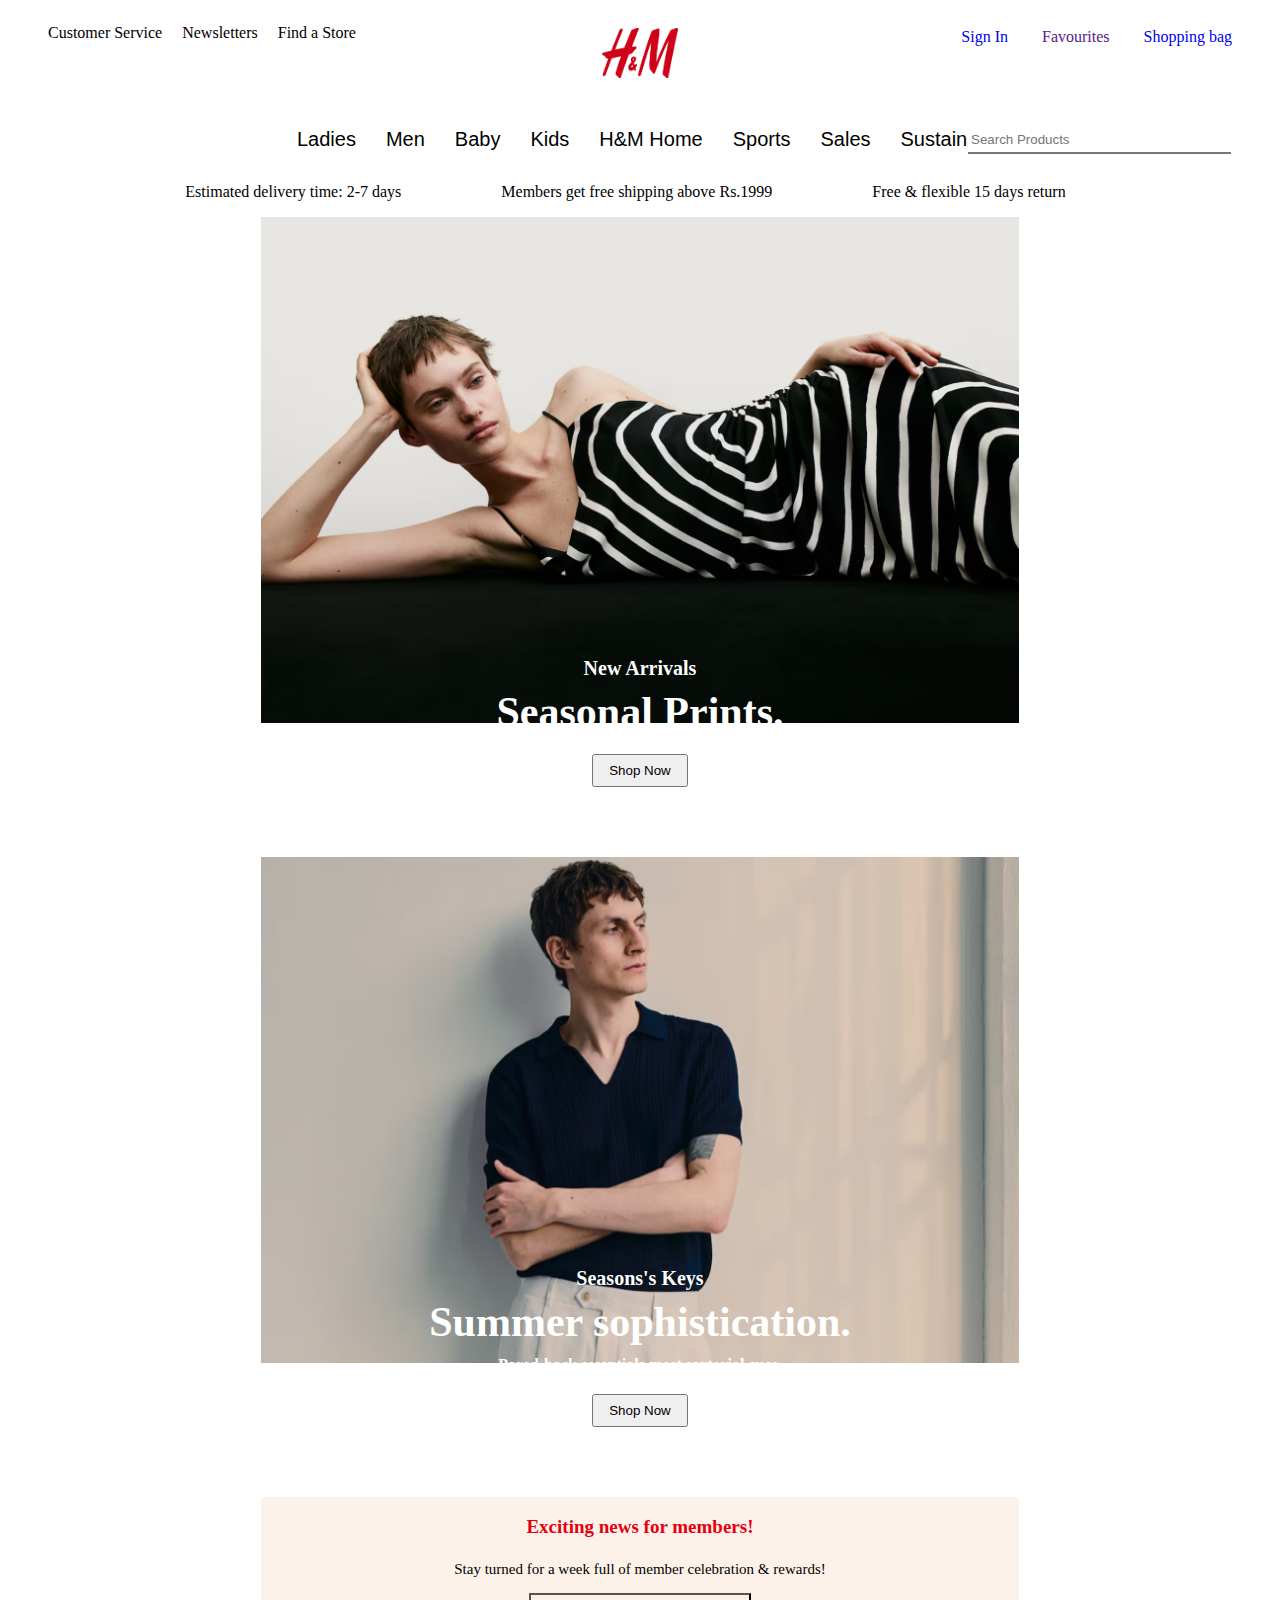
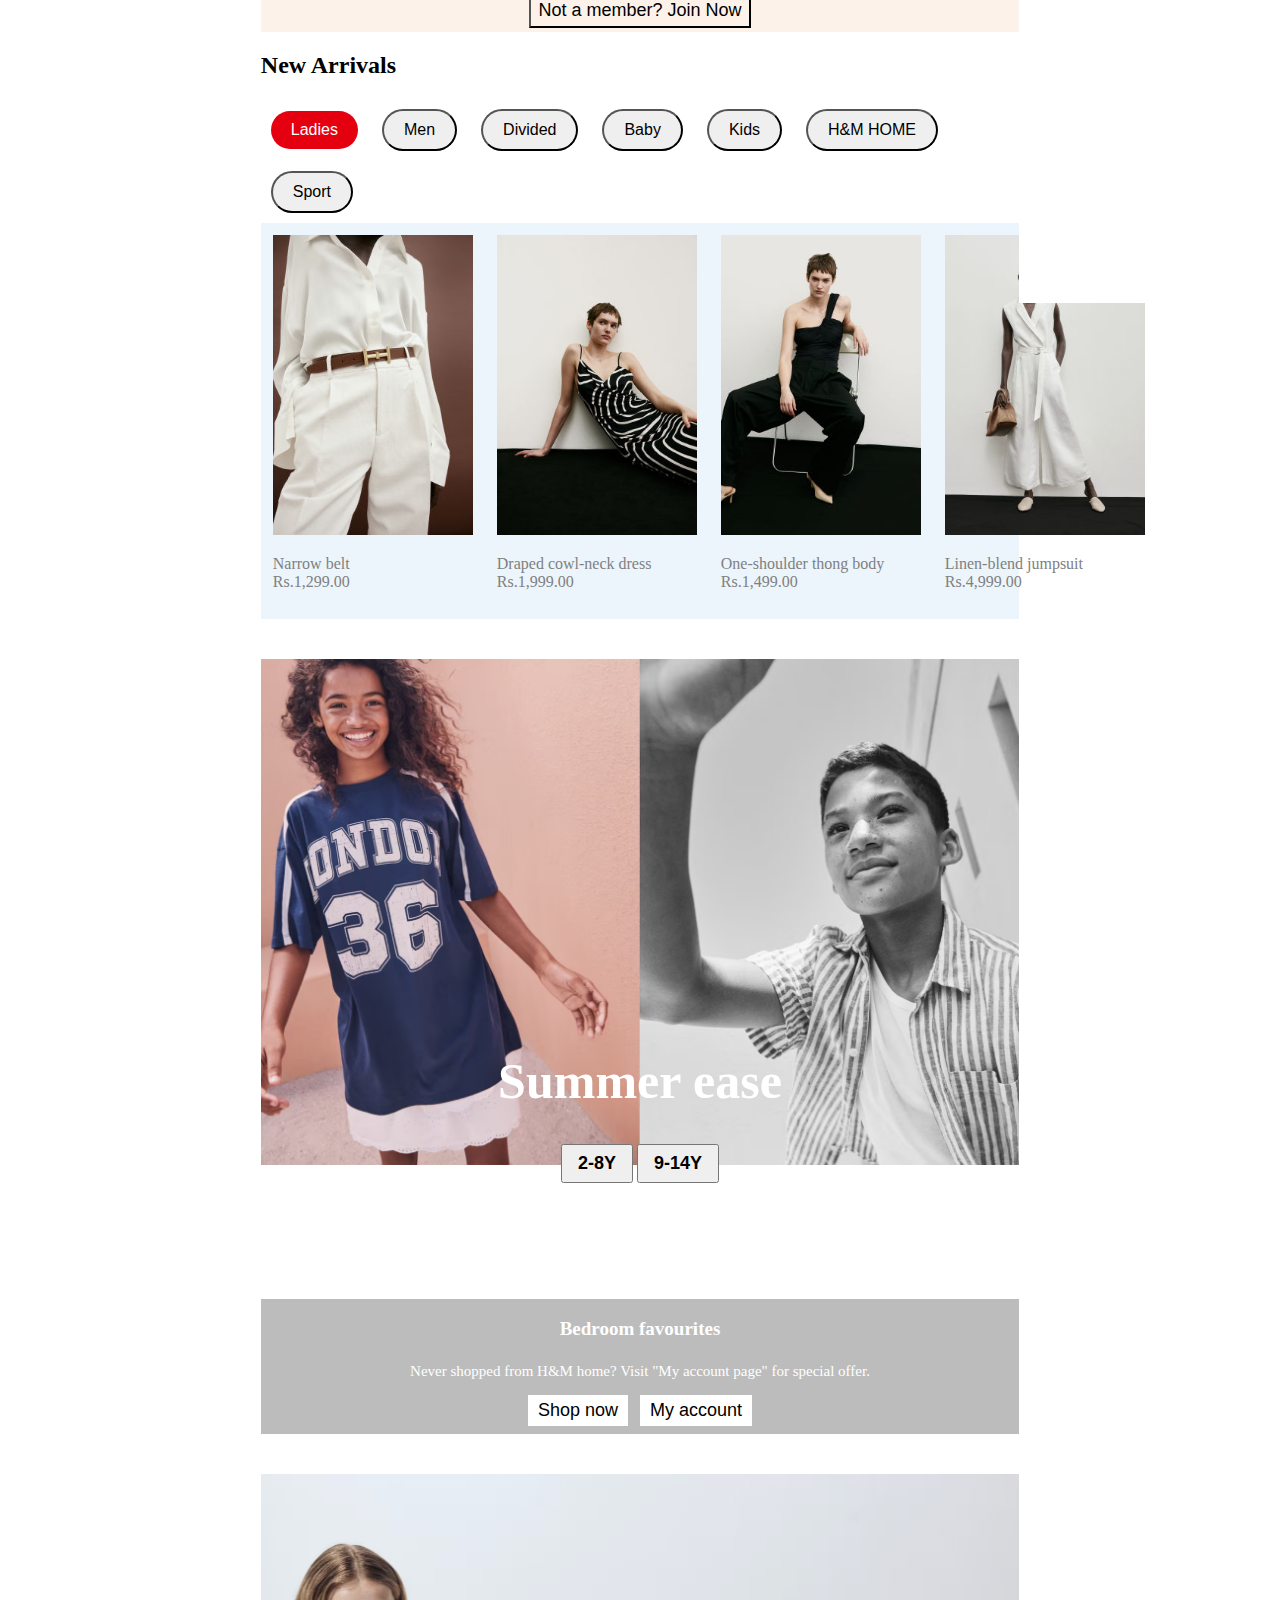
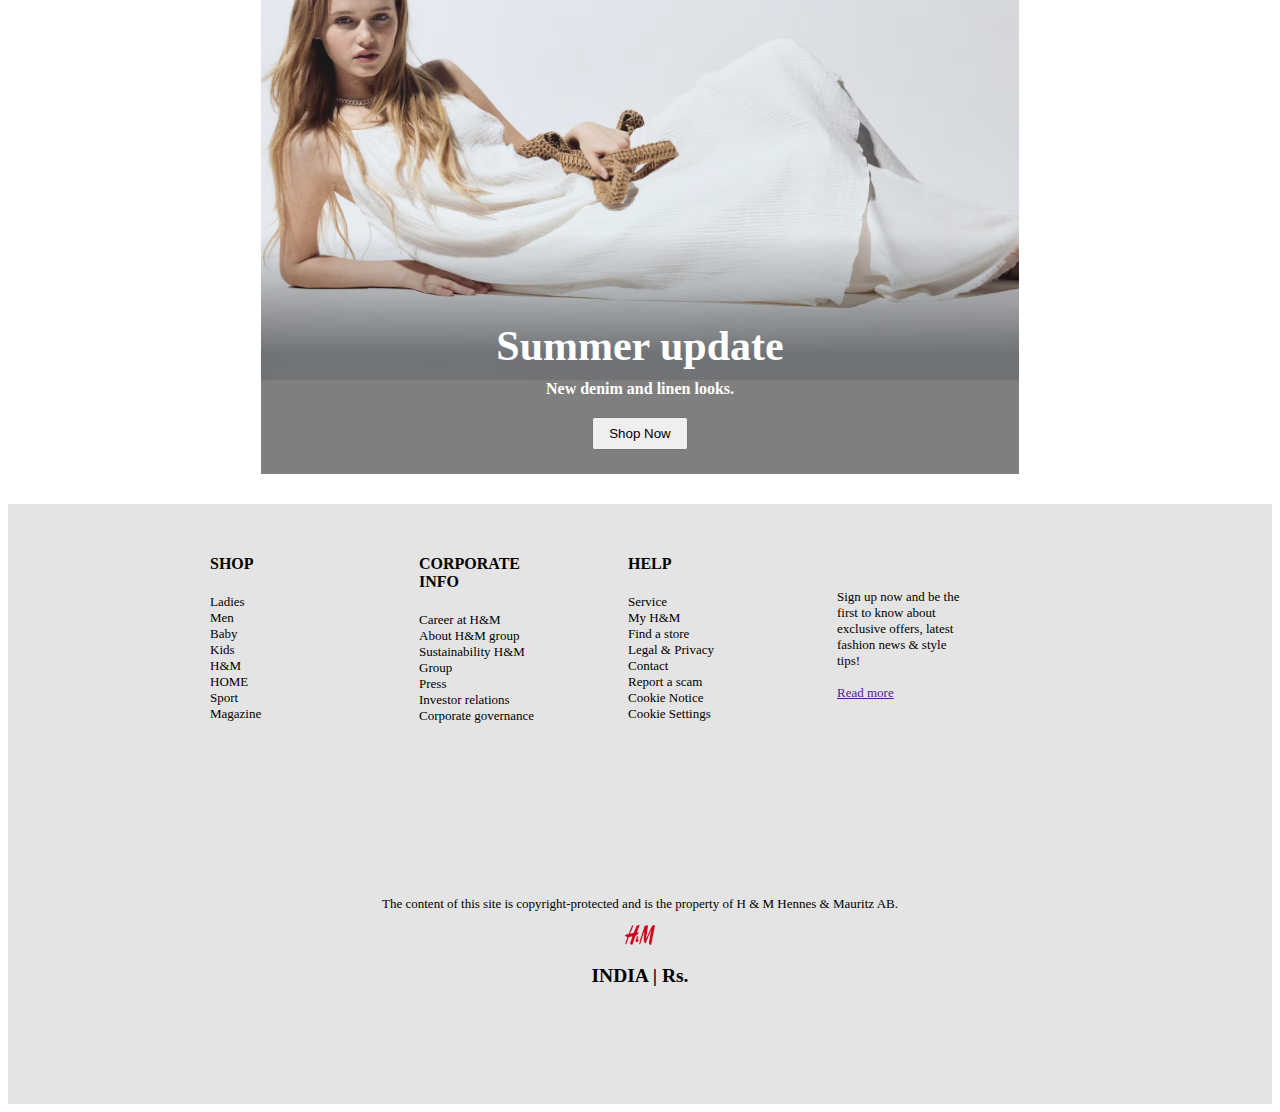
<file: index.html>
<!DOCTYPE html>
<html lang="en">
  <head>
    <meta charset="UTF-8" />
    <meta name="viewport" content="width=device-width, initial-scale=1.0" />
    <title>H&M | Online Fashion, HomeWear & KidsCloth | H&M IN</title>
    <link rel="stylesheet" href="style.css" />
    <link rel="icon" type="image/x-icon" href="images/709px-H&M-Logo.svg.png">
    <link
      rel="stylesheet"
      href="https://cdnjs.cloudflare.com/ajax/libs/font-awesome/6.5.2/css/all.min.css"
      integrity="sha512-SnH5WK+bZxgPHs44uWIX+LLJAJ9/2PkPKZ5QiAj6Ta86w+fsb2TkcmfRyVX3pBnMFcV7oQPJkl9QevSCWr3W6A=="
      crossorigin="anonymous"
      referrerpolicy="no-referrer"
    />
  </head>
  <body>
    <div class="header">
      <div class="left">
        <ul type="none">
          <li>Customer Service</li>
          <li>Newsletters</li>
          <li>Find a Store</li>
        </ul>
      </div>
      <div class="middle" align="center">
        <div><img src="images/709px-H&M-Logo.svg.png" alt="" /></div>
      </div>
      <div class="right">
        <ul type="none">
          <li>
            <a href="signin.html"><i class="fa-regular fa-user"></i>&nbsp;Sign In</a>
          </li>
          <li>
            <a href=""><i class="fa-regular fa-heart"></i>&nbsp;Favourites</a>
          </li>
          <li>
            <a href="signin.html"
              ><i class="fa-solid fa-bag-shopping"></i>&nbsp;Shopping bag</a
            >
          </li>
        </ul>
      </div>
    </div>
    <div>
      <div class="navbar" align="center">
        <ul type="none">
          <li><a href="">Ladies</a></li>
          <li><a href="mendress.html">Men</a></li>
          <li><a href="baby.html">Baby</a></li>
          <li><a href="">Kids</a></li>
          <li><a href="">H&M Home</a></li>
          <li><a href="">Sports</a></li>
          <li><a href="">Sales</a></li>
          <li><a href="">Sustainability</a></li>
        </ul>
      </div>
      <div class="search">
        <i class="fa-solid fa-magnifying-glass"></i>
        <input type="search" placeholder="Search Products " size="30" />
      </div>
    </div>
    <div class="navbar2" align="center">
      <ul type="none">
        <li>Estimated delivery time: 2-7 days</li>
        <li>Members get free shipping above Rs.1999</li>
        <li>Free & flexible 15 days return</li>
      </ul>
    </div>
    <!-- ********************main***************** -->
    <div class="main">
      <div class="c-side"></div>
      <div class="m-side">
        <div align="center">
          <h3>New Arrivals</h3>
          <h1>Seasonal Prints.</h1>
          <button onclick="window.location.href='dress.html';">Shop Now</button>
        </div>
      </div>
      <div class="r-side"></div>
    </div>
    <!-- *********************2ndimage***************** -->

    <div class="main2">
      <div class="c-side"></div>
      <div class="m-side">
        <div align="center">
          <h3>Seasons's Keys</h3>
          <h1>Summer sophistication.</h1>
          <h4>Pared-back essentials meet sartorial cues.</h4>
          <button onclick="window.location.href='mendress.html';">Shop Now</button>
        </div>
      </div>
      <div class="r-side"></div>
    </div>

    <div class="main3">
      <div class="c-side"></div>
      <div class="m-side">
        <div align="center">
          <h3>Exciting news for members!</h3>
          <p>Stay turned for a week full of member celebration & rewards!</p>
          <button onclick="window.location.href='signup.html';">Not a member? Join Now</button>
        </div>
      </div>
      <div class="r-side"></div>
    </div>

    <div class="arrivals">
      <div class="c-side"></div>
      <div class="m-side">
        <h2>New Arrivals</h2>
        <div>
          <button id="l">Ladies</button>
          <button onclick="window.location.href='mendress.html';">Men</button>
          <button>Divided</button>
          <button onclick="window.location.href='baby.html';">Baby</button>
          <button>Kids</button>
          <button>H&M HOME</button>
          <button>Sport</button>
        </div>
      </div>
      <div class="r-side"></div>
    </div>

    <div class="ladiesimg">
      <div class="c-side"></div>
      <div class="m-side">
        <div class="m1">
          <a href=""
            ><img src="images/hmgoepprod1.jpeg" alt="" height="300px" />
            <p>Narrow belt<br />Rs.1,299.00</p></a
          >

          <a href="dress.html"
            ><img src="images/hmgoepprod2.jpeg" alt="" height="300px" />
            <p>Draped cowl-neck dress<br />Rs.1,999.00</p></a
          >
          <a href=""
            ><img src="images/hmgoepprod3.jpeg" alt="" height="300px" />
            <p>One-shoulder thong body<br />Rs.1,499.00</p></a
          >
          <a href=""
            ><img src="images/hmgoepprod4.jpeg" alt="" height="300px" />
            <p>Linen-blend jumpsuit<br />Rs.4,999.00</p></a
          >
        </div>
      </div>
      <div class="r-side"></div>
    </div>

    <div class="girl-boy">
      <div class="c-side"></div>
      <div class="m-side">
        <div class="m2">
          <h1>Summer ease</h1>
          <button>2-8Y</button>
          <button>9-14Y</button>
        </div>
      </div>
      <div class="r-side"></div>
    </div>

    <div class="main3-1">
      <div class="c-side"></div>
      <div class="m-side">
        <div align="center">
          <h3>Bedroom favourites</h3>
          <p>
            Never shopped from H&M home? Visit "My account page" for special
            offer.
          </p>
          <button>Shop now</button>&nbsp;&nbsp;
          <button onclick="window.location.href='signin.html';">My account</button>
        </div>
      </div>
      <div class="r-side"></div>
    </div>

    <div class="main2-1">
      <div class="c-side"></div>
      <div class="m-side">
        <div align="center">
          <h1>Summer update</h1>
          <h4>New denim and linen looks.</h4>
          <button>Shop Now</button>
        </div>
      </div>
      <div class="r-side"></div>
    </div>

    <div class="footer">
      <div class="l-foot"></div>
      <div class="m-foot">
      <div class="mf1">
        <h4>SHOP</h4> 
        <p>Ladies <br />
        Men <br />
        Baby <br />
        Kids <br />
        H&M  <br>HOME <br> Sport <br> Magazine</p>
      </div>
      <div class="mf2">
        <h4>CORPORATE INFO </h4>
        <p>Career at H&M <br />
        About H&M group <br />
        Sustainability H&M Group <br />
        Press <br />
        Investor relations <br />
        Corporate governance</p>
      </div>
      <div class="mf3">
        <h4>HELP </h4>
        <p> Service <br />
        My H&M <br />
        Find a store <br />
        Legal & Privacy <br />
        Contact <br />
        Report a scam <br />
        Cookie Notice <br />
        Cookie Settings</p>
      </div>
      <div class="mf4">
          <p>Sign up now and be the first to know about exclusive offers, latest
          fashion news & style tips! <br><br><a href="">Read more</a></p>
        </div> 
      </div>
      <div class="r-foot"></div>
    </div>


    <div class="footer2">
      <div class="l2-foot"></div>
      <div class="m2-foot">
          <div class="icons" align="center">
              <ul type="none">
               <li> <i class="fa-brands fa-instagram"></i></li>
               <li> <i class="fa-brands fa-tiktok"></i></li>
               <li> <i class="fa-brands fa-youtube"></i></li>
               <li> <i class="fa-brands fa-pinterest"></i></li>
               <li> <i class="fa-brands fa-facebook"></i></li>
              </ul>
             </div> 
             <div class="f-logo" align="center">
             <p>The content of this site is copyright-protected and is the property of H & M Hennes & Mauritz AB.</p>
             <div><img src="images/709px-H&M-Logo.svg.png" alt="" height="20px"></div>
             <h2>INDIA | Rs.</h2>
          </div>
          </div>
      <div class="r2-foot"></div>
    </div>
</div>

  </body>
</html>
</file>
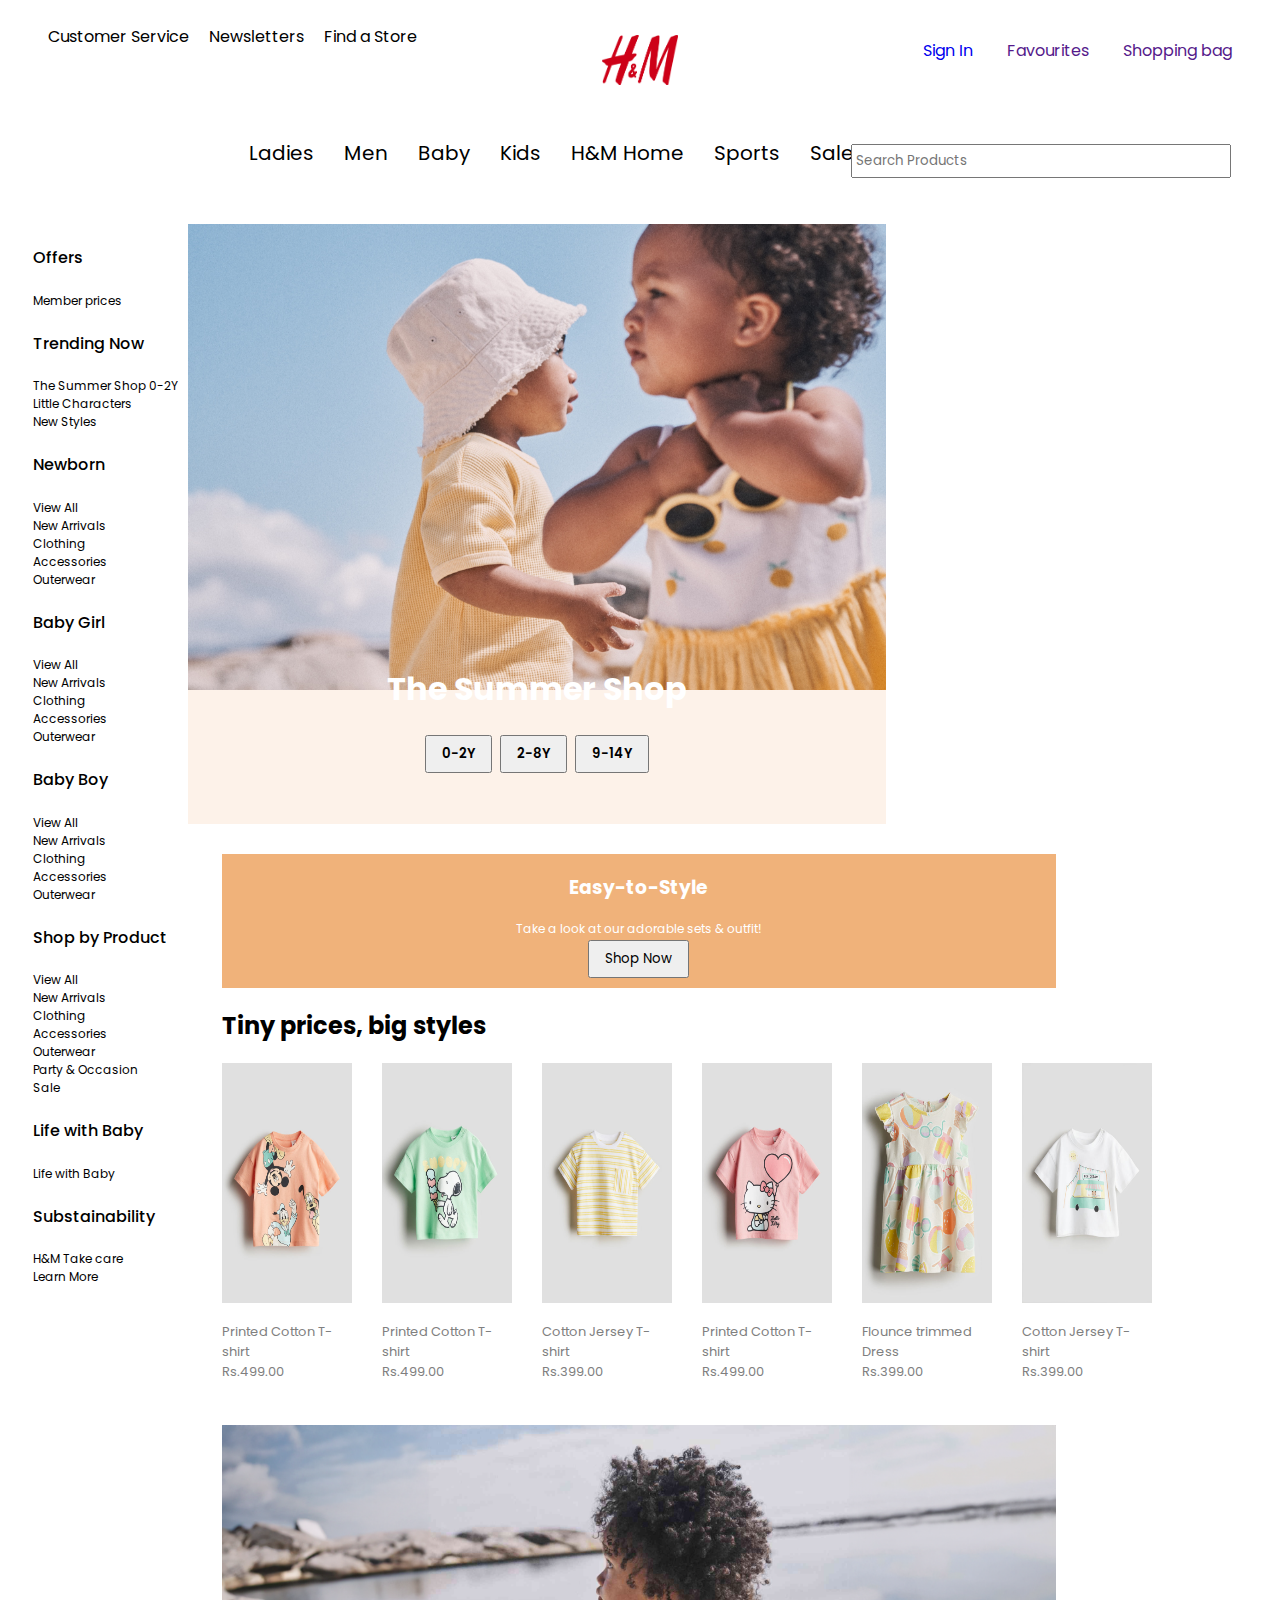
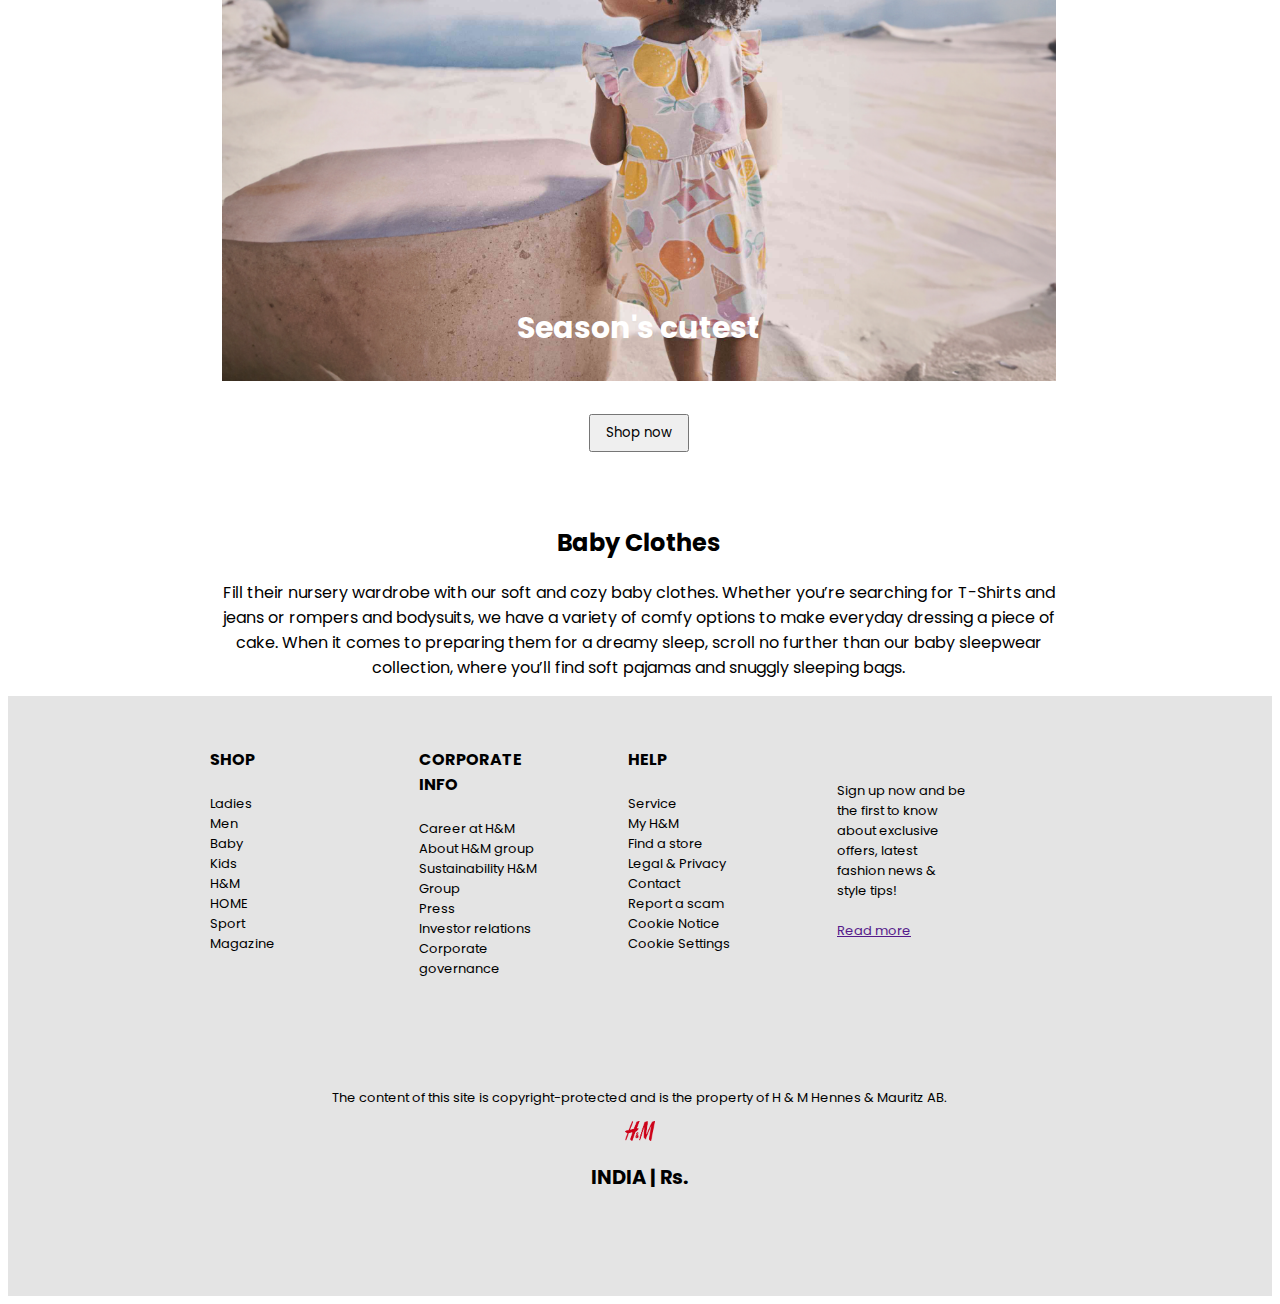
<file: baby.html>
<!DOCTYPE html>
<html lang="en">
  <head>
    <meta charset="UTF-8" />
    <meta name="viewport" content="width=device-width, initial-scale=1.0" />
    <title>Baby Clothes | Outfits, Accessories & Shoes | H&M IN</title>
    <link rel="stylesheet" href="baby.css" />
    <link rel="icon" type="image/x-icon" href="images/709px-H&M-Logo.svg.png">
    <link
      rel="stylesheet"
      href="https://cdnjs.cloudflare.com/ajax/libs/font-awesome/6.5.2/css/all.min.css"
      integrity="sha512-SnH5WK+bZxgPHs44uWIX+LLJAJ9/2PkPKZ5QiAj6Ta86w+fsb2TkcmfRyVX3pBnMFcV7oQPJkl9QevSCWr3W6A=="
      crossorigin="anonymous"
      referrerpolicy="no-referrer"
    />
    <link rel="preconnect" href="https://fonts.googleapis.com" />
    <link rel="preconnect" href="https://fonts.gstatic.com" crossorigin />
    <link
      href="https://fonts.googleapis.com/css2?family=Poppins:ital,wght@0,100;0,200;0,300;0,400;0,500;0,600;0,700;0,800;0,900;1,100;1,200;1,300;1,400;1,500;1,600;1,700;1,800;1,900&display=swap"
      rel="stylesheet"
    />
  </head>
  <body>
    <div class="header">
      <div class="left">
        <ul type="none">
          <li>Customer Service</li>
          <li>Newsletters</li>
          <li>Find a Store</li>
        </ul>
      </div>
      <div class="middle" align="center">
        <div><img src="images/709px-H&M-Logo.svg.png" alt="" /></div>
      </div>
      <div class="right">
        <ul type="none">
          <li>
            <a href="signin.html"><i class="fa-regular fa-user"></i>&nbsp;Sign In</a>
          </li>
          <li>
            <a href=""><i class="fa-regular fa-heart"></i>&nbsp;Favourites</a>
          </li>
          <li>
            <a href=""
              ><i class="fa-solid fa-bag-shopping"></i>&nbsp;Shopping bag</a
            >
          </li>
        </ul>
      </div>
    </div>
    <div>
      <div class="navbar" align="center">
        <ul type="none">
          <li><a href="dress.html">Ladies</a></li>
          <li><a href="mendress.html">Men</a></li>
          <li><a href="">Baby</a></li>
          <li><a href="">Kids</a></li>
          <li><a href="index.html">H&M Home</a></li>
          <li><a href="">Sports</a></li>
          <li><a href="">Sales</a></li>
          <li><a href="">Sustainability</a></li>
        </ul>
      </div>
      <div class="search">
        <i class="fa-solid fa-magnifying-glass"></i>
        <input type="search" placeholder="Search Products " size="30" />
      </div>
    </div>

    <!-- *****************images*********************** -->

    <div class="main">
      <div class="l-side">
        <h4>Offers</h4>
        <p>Member prices</p>
        <h4>Trending Now</h4>
        <p>
          The Summer Shop 0-2Y<br />
          Little Characters<br />
          New Styles<br />
        </p>
        <h4>Newborn</h4>
        <p>
          View All<br />
          New Arrivals<br />
          Clothing <br />
          Accessories<br />
          Outerwear
        </p>
        <h4>Baby Girl</h4>
        <p>
          View All<br />
          New Arrivals<br />
          Clothing <br />
          Accessories<br />
          Outerwear
        </p>
        <h4>Baby Boy</h4>
        <p>
          View All<br />
          New Arrivals<br />
          Clothing <br />
          Accessories<br />
          Outerwear
        </p>
        <h4>Shop by Product</h4>
        <p>
          View All<br />
          New Arrivals<br />
          Clothing <br />
          Accessories<br />
          Outerwear<br />
          Party & Occasion<br />
          Sale
        </p>
        <h4>Life with Baby</h4>
        <p>Life with Baby</p>
        <h4>Substainability</h4>
        <p>
          H&M Take care<br />
          Learn More
        </p>
      </div>
      <div class="m-side">
        <div align="center">
          <h1>The Summer Shop</h1>
          <button>0-2Y</button>&nbsp; <button>2-8Y</button>&nbsp;
          <button>9-14Y</button>
        </div>
      </div>
      <div class="r-side"></div>
    </div>

    <div class="main4">
      <div class="l2-side"></div>
      <div class="m2-side" align="center">
        <h3>Easy-to-Style</h3>
        <p>Take a look at our adorable sets & outfit!</p>
        <button>Shop Now</button>
      </div>
      <div class="r2-side"></div>
    </div>

    <div class="kidswear">
      <div class="l3-side"></div>
      <div class="m3-side">
        <h2>Tiny prices, big styles </h2>
        <div class="ma">
          <a href=""><img src="images/hmgoepprod11.jpeg" alt="" height="240px" width="130px"/>
            <p>Printed Cotton T-shirt<br />Rs.499.00</p></a>
          <a href=""><img src="images/hmgoepprod12.jpeg" alt="" height="240px" width="130px"/>
            <p>Printed Cotton T-shirt<br />Rs.499.00</p></a>
          <a href=""><img src="images/hmgoepprod13.jpeg" alt="" height="240px" width="130px"/>
            <p>Cotton Jersey T-shirt<br />Rs.399.00</p></a>
          <a href=""><img src="images/hmgoepprod14.jpeg" alt="" height="240px" width="130px" />
            <p>Printed Cotton T-shirt<br />Rs.499.00</p></a>
          <a href=""><img src="images/hmgoepprod15.jpeg" alt="" height="240px" width="130px" />
            <p>Flounce trimmed Dress<br />Rs.399.00</p></a>
          <a href=""><img src="images/hmgoepprod16.jpeg" alt="" height="240px" width="130px" />
            <p>Cotton Jersey T-shirt<br />Rs.399.00</p></a>
        </div>
      </div>
      <div class="r3-side"></div>
    </div>

    <div class="cute">
        <div class="l4-side"></div>
        <div class="m4-side">
          <div class="mb" align="center">
              <h2>Season's cutest</h2>
                <h4>Take a peek at tiny styles!</h4>
                <button>Shop now</button></div>
            </div>
        <div class="r4-side"></div>
      </div>


      <div class="babycloth">
        <div class="l5-side"></div>
        <div class="m5-side">
          <div class="mc" align="center">
              <h2>Baby Clothes</h2>
              <p>Fill their nursery wardrobe with our soft and cozy baby clothes. Whether you’re searching for T-Shirts and jeans or rompers and bodysuits, we have a variety of comfy options to make everyday dressing a piece of cake. When it comes to preparing them for a dreamy sleep, scroll no further than our baby sleepwear collection, where you’ll find soft pajamas and snuggly sleeping bags.</p>
                </div>
            </div>
        <div class="r5-side"></div>
      </div>


      <div class="footer">
        <div class="l-foot"></div>
        <div class="m-foot">
        <div class="mf1">
          <h4>SHOP</h4> 
          <p>Ladies <br />
          Men <br />
          Baby <br />
          Kids <br />
          H&M  <br>HOME <br> Sport <br> Magazine</p>
        </div>
        <div class="mf2">
          <h4>CORPORATE INFO </h4>
          <p>Career at H&M <br />
          About H&M group <br />
          Sustainability H&M Group <br />
          Press <br />
          Investor relations <br />
          Corporate governance</p>
        </div>
        <div class="mf3">
          <h4>HELP </h4>
          <p> Service <br />
          My H&M <br />
          Find a store <br />
          Legal & Privacy <br />
          Contact <br />
          Report a scam <br />
          Cookie Notice <br />
          Cookie Settings</p>
        </div>
        <div class="mf4">
            <p>Sign up now and be the first to know about exclusive offers, latest
            fashion news & style tips! <br><br><a href="">Read more</a></p>
          </div> 
        </div>
        <div class="r-foot"></div>
      </div>


      <div class="footer2">
        <div class="l2-foot"></div>
        <div class="m2-foot">
            <div class="icons" align="center">
                <ul type="none">
                 <li> <i class="fa-brands fa-instagram"></i></li>
                 <li> <i class="fa-brands fa-tiktok"></i></li>
                 <li> <i class="fa-brands fa-youtube"></i></li>
                 <li> <i class="fa-brands fa-pinterest"></i></li>
                 <li> <i class="fa-brands fa-facebook"></i></li>
                </ul>
               </div> 
               <div class="f-logo" align="center">
               <p>The content of this site is copyright-protected and is the property of H & M Hennes & Mauritz AB.</p>
               <div><img src="images/709px-H&M-Logo.svg.png" alt="" height="20px"></div>
               <h2>INDIA | Rs.</h2>
            </div>
            </div>
        <div class="r2-foot"></div>
      </div>
      


  </body>
</html>
</file>
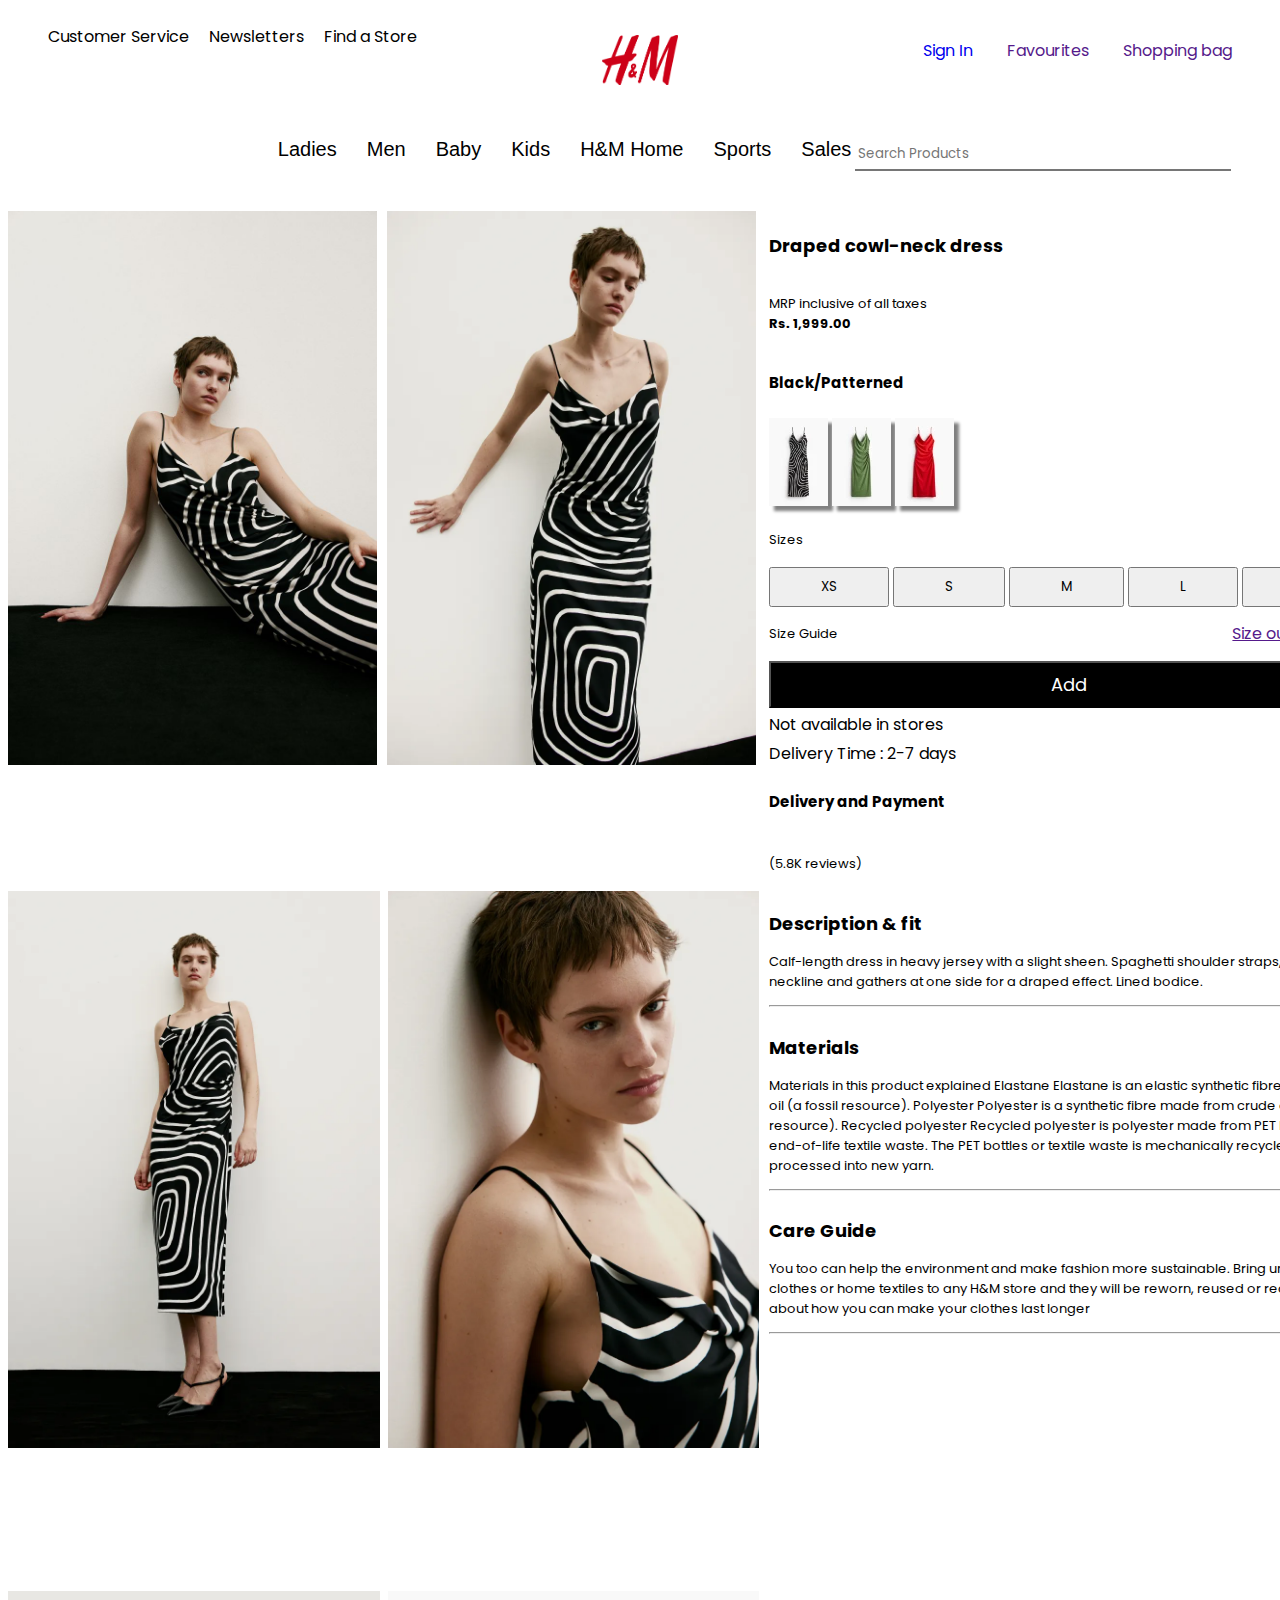
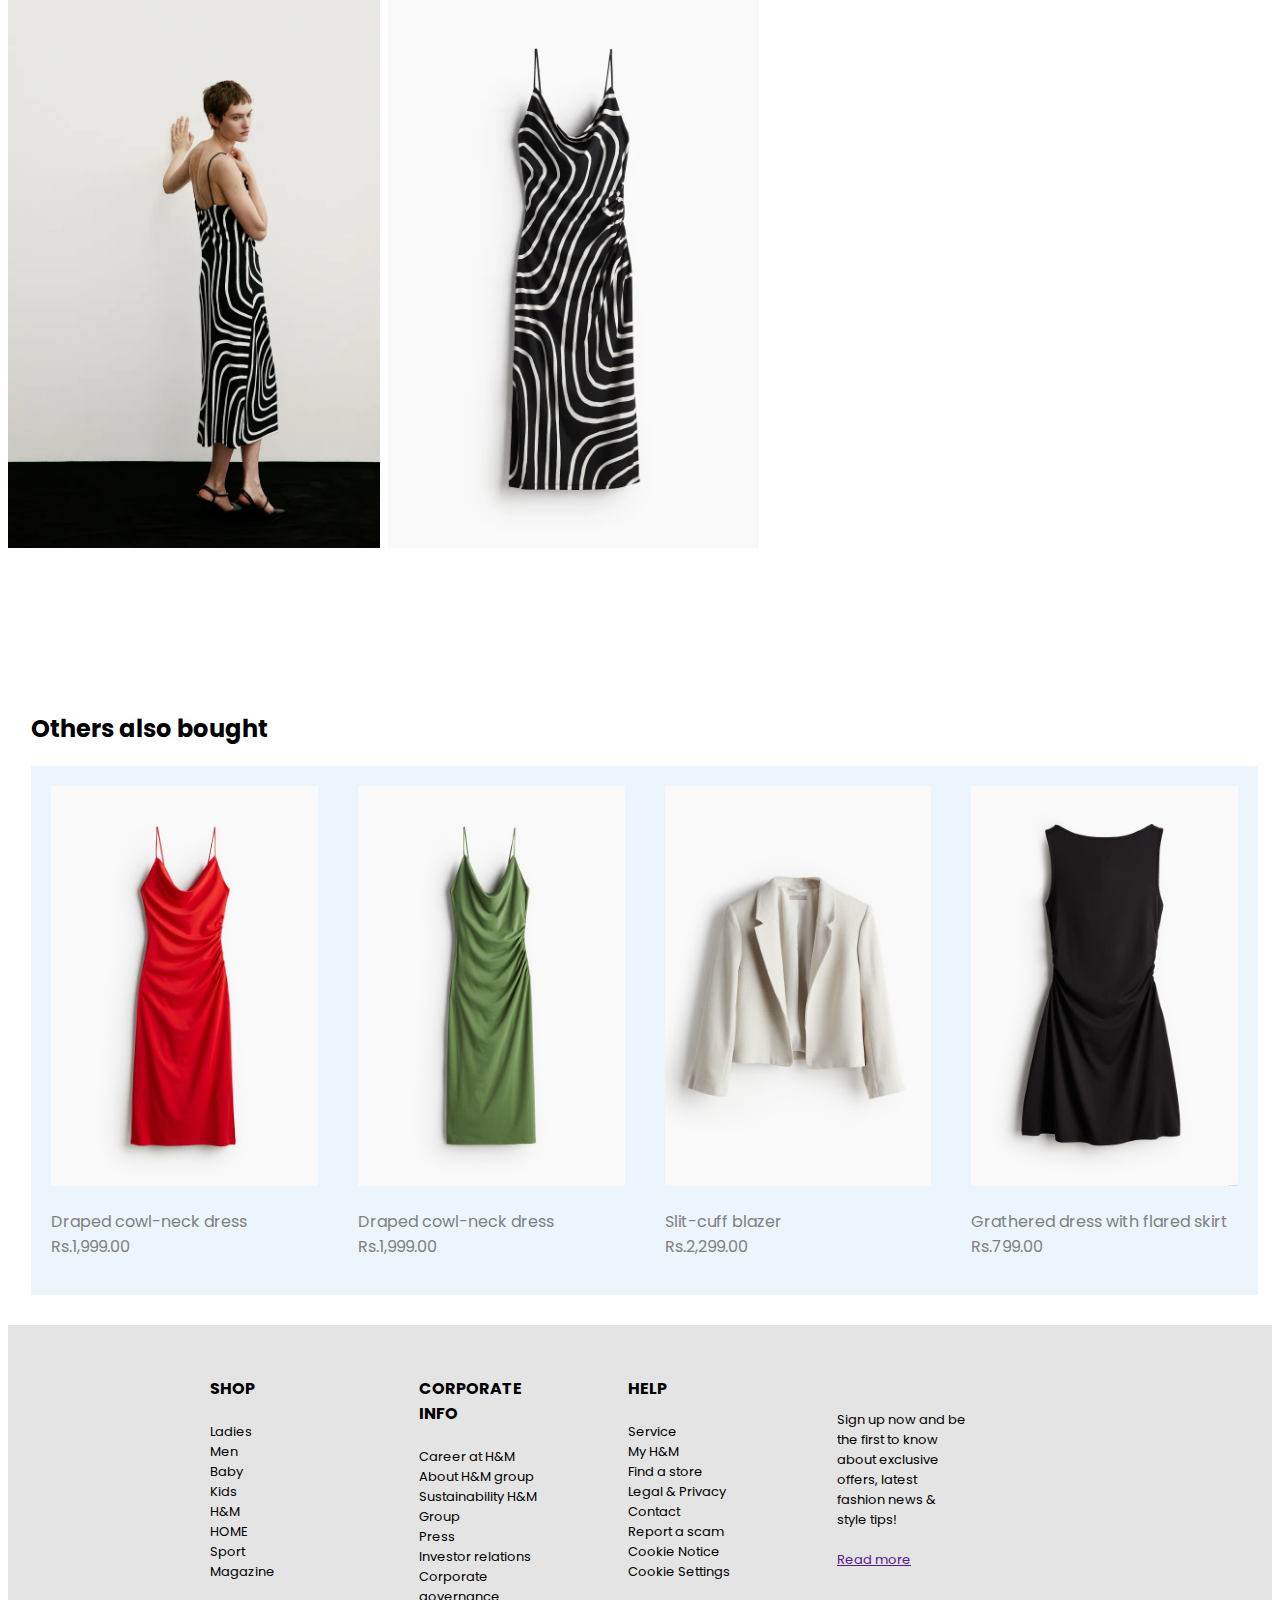
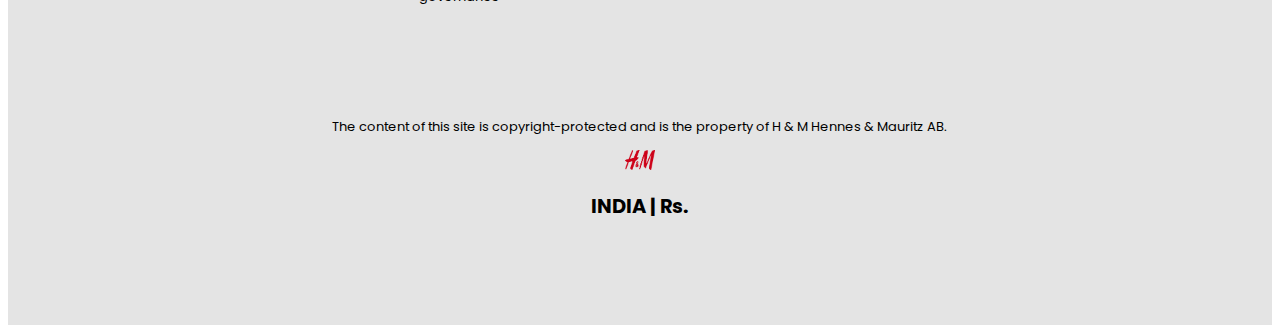
<file: dress.html>
<!DOCTYPE html>
<html lang="en">
  <head>
    <meta charset="UTF-8" />
    <meta name="viewport" content="width=device-width, initial-scale=1.0" />
    <title>Draped Cowl-Neck Dress | H&M</title>
    <link rel="stylesheet" href="dress.css" />
    <link rel="icon" type="image/x-icon" href="images/709px-H&M-Logo.svg.png">
    <link
      rel="stylesheet"
      href="https://cdnjs.cloudflare.com/ajax/libs/font-awesome/6.5.2/css/all.min.css"
      integrity="sha512-SnH5WK+bZxgPHs44uWIX+LLJAJ9/2PkPKZ5QiAj6Ta86w+fsb2TkcmfRyVX3pBnMFcV7oQPJkl9QevSCWr3W6A=="
      crossorigin="anonymous"
      referrerpolicy="no-referrer"
    />
    <link rel="preconnect" href="https://fonts.googleapis.com">
<link rel="preconnect" href="https://fonts.gstatic.com" crossorigin>
<link href="https://fonts.googleapis.com/css2?family=Poppins:ital,wght@0,100;0,200;0,300;0,400;0,500;0,600;0,700;0,800;0,900;1,100;1,200;1,300;1,400;1,500;1,600;1,700;1,800;1,900&display=swap" rel="stylesheet">
  </head>
  <body>
    <div class="header">
      <div class="left">
        <ul type="none">
          <li>Customer Service</li>
          <li>Newsletters</li>
          <li>Find a Store</li>
        </ul>
      </div>
      <div class="middle" align="center">
        <div><img src="images/709px-H&M-Logo.svg.png" alt="" /></div>
      </div>
      <div class="right">
        <ul type="none">
          <li>
            <a href="signin.html"><i class="fa-regular fa-user"></i>&nbsp;Sign In</a>
          </li>
          <li>
            <a href=""><i class="fa-regular fa-heart"></i>&nbsp;Favourites</a>
          </li>
          <li>
            <a href=""
              ><i class="fa-solid fa-bag-shopping"></i>&nbsp;Shopping bag</a
            >
          </li>
        </ul>
      </div>
    </div>
    <div>
      <div class="navbar" align="center">
        <ul type="none">
          <li><a href="">Ladies</a></li>
          <li><a href="">Men</a></li>
          <li><a href="baby.html">Baby</a></li>
          <li><a href="">Kids</a></li>
          <li><a href="index.html">H&M Home</a></li>
          <li><a href="">Sports</a></li>
          <li><a href="">Sales</a></li>
          <li><a href="">Sustainability</a></li>
        </ul>
      </div>
      <div class="search">
        <i class="fa-solid fa-magnifying-glass"></i>
        <input type="search" placeholder="Search Products " size="30" />
      </div>
    </div>

    <div class="dress">
        <div class="modelimg">
            <div class="img1"></div>
            <div class="img2"></div>
        </div>
        <div class="pricing">
        <table>
            <tr>
                <td colspan="2"><h3> Draped cowl-neck dress</h3></td>
            </tr>
            <tr>
                <td colspan="2"><p>MRP inclusive of all taxes<br><b>Rs. 1,999.00</b></p></td>
            </tr>
            <tr>
                <td colspan="2"><h4>Black/Patterned</h4></td>
            </tr>
            <tr>
                <td colspan="2"><img src="images/dress11.webp" alt="">
                    <img src="images/dress12.webp" alt="">
                    <img src="images/dress13.webp" alt=""></td>
            </tr>
            <tr>
                <td colspan="2"><p>Sizes</p></td>
            </tr>
            <tr>
                <td colspan="2"><button>XS</button>
                    <button>S</button>
                    <button>M</button>
                    <button>L</button>
                    <button>XL</button></td>
            </tr>
            <tr>
                <td><p>Size Guide</p></td>
                <td><a href="">Size out of stock?</a></td>
            </tr>
            <tr>
                <td colspan="2"><button id="add">Add</button></td>
            </tr>
            <tr>
                <td colspan="2">Not available in stores</td>
            </tr>
            <tr>
                <td colspan="2">Delivery Time : 2-7 days</td>
            </tr>
            <tr>
                <td colspan="2"><H4>Delivery and Payment</H4></td>
            </tr>
            <tr>
                <td></td>
            </tr>
            <tr>
                <td colspan="2"><p>(5.8K reviews)</p></td>
            </tr>
            <tr>
                <td></td>
            </tr>
            <tr>
                <td colspan="2"><h2>Description & fit</h2>
                  <p>Calf-length dress in heavy jersey with a slight sheen. Spaghetti shoulder straps, a cowl neckline and gathers at one side for a draped effect. Lined bodice.</p><hr></td>
            </tr>
            <tr>
                <td colspan="2"><h2>Materials</h2>
                  <p>Materials in this product explained
                    Elastane
                    Elastane is an elastic synthetic fibre made from oil (a fossil resource).
                    Polyester
                    Polyester is a synthetic fibre made from crude oil (a fossil resource).
                    Recycled polyester
                    Recycled polyester is polyester made from PET bottles or end-of-life textile waste. The PET bottles or textile waste is mechanically recycled and processed into new yarn.</p><hr></td>
            </tr>
            <tr>
                <td colspan="2"><h2>Care Guide</h2>
                  <p>You too can help the environment and make fashion more sustainable. Bring unwanted clothes or home textiles to any H&M store and they will be reworn, reused or recycled.

                    Read about how you can make your clothes last longer</p><hr></td>
            </tr>

        </table>
        </div>
    </div>


    <div class="dress-1">
        <div class="modelimg-1">
            <div class="img3"></div>
            <div class="img4"></div>
        </div>
    </div>

    <div class="dress-2">
        <div class="modelimg-2">
            <div class="img5"></div>
            <div class="img6"></div>
        </div>
    </div>

    <div class="other">
        <div class="l-side"></div>
        <div class="m-side">
            <h2>Others also bought</h2>
          <div class="m1">
            <a href=""
              ><img src="images/dress21.jpeg" alt="" height="400px" />
              <p>Draped cowl-neck dress<br />Rs.1,999.00</p></a
            >
  
            <a href=""
              ><img src="images/dress22.jpeg" alt="" height="400px" />
              <p>Draped cowl-neck dress<br />Rs.1,999.00</p></a
            >
            <a href=""
              ><img src="images/dress23.jpeg" alt="" height="400px" />
              <p>Slit-cuff blazer<br />Rs.2,299.00</p></a
            >
            <a href=""
              ><img src="images/dress24.jpeg" alt="" height="400px" />
              <p>Grathered dress with flared skirt<br />Rs.799.00</p></a
            >
          </div>
        </div>
        <div class="r-side"></div>
      </div>

      
    <div class="footer">
        <div class="l-foot"></div>
        <div class="m-foot">
        <div class="mf1">
          <h4>SHOP</h4> 
          <p>Ladies <br />
          Men <br />
          Baby <br />
          Kids <br />
          H&M  <br>HOME <br> Sport <br> Magazine</p>
        </div>
        <div class="mf2">
          <h4>CORPORATE INFO </h4>
          <p>Career at H&M <br />
          About H&M group <br />
          Sustainability H&M Group <br />
          Press <br />
          Investor relations <br />
          Corporate governance</p>
        </div>
        <div class="mf3">
          <h4>HELP </h4>
          <p> Service <br />
          My H&M <br />
          Find a store <br />
          Legal & Privacy <br />
          Contact <br />
          Report a scam <br />
          Cookie Notice <br />
          Cookie Settings</p>
        </div>
        <div class="mf4">
            <p>Sign up now and be the first to know about exclusive offers, latest
            fashion news & style tips! <br><br><a href="">Read more</a></p>
          </div> 
        </div>
        <div class="r-foot"></div>
      </div>
  
  
      <div class="footer2">
        <div class="l2-foot"></div>
        <div class="m2-foot">
            <div class="icons" align="center">
                <ul type="none">
                 <li> <i class="fa-brands fa-instagram"></i></li>
                 <li> <i class="fa-brands fa-tiktok"></i></li>
                 <li> <i class="fa-brands fa-youtube"></i></li>
                 <li> <i class="fa-brands fa-pinterest"></i></li>
                 <li> <i class="fa-brands fa-facebook"></i></li>
                </ul>
               </div> 
               <div class="f-logo" align="center">
               <p>The content of this site is copyright-protected and is the property of H & M Hennes & Mauritz AB.</p>
               <div><img src="images/709px-H&M-Logo.svg.png" alt="" height="20px"></div>
               <h2>INDIA | Rs.</h2>
            </div>
            </div>
        <div class="r2-foot"></div>
      </div>
  </div>
  

</body>
</html>
</file>
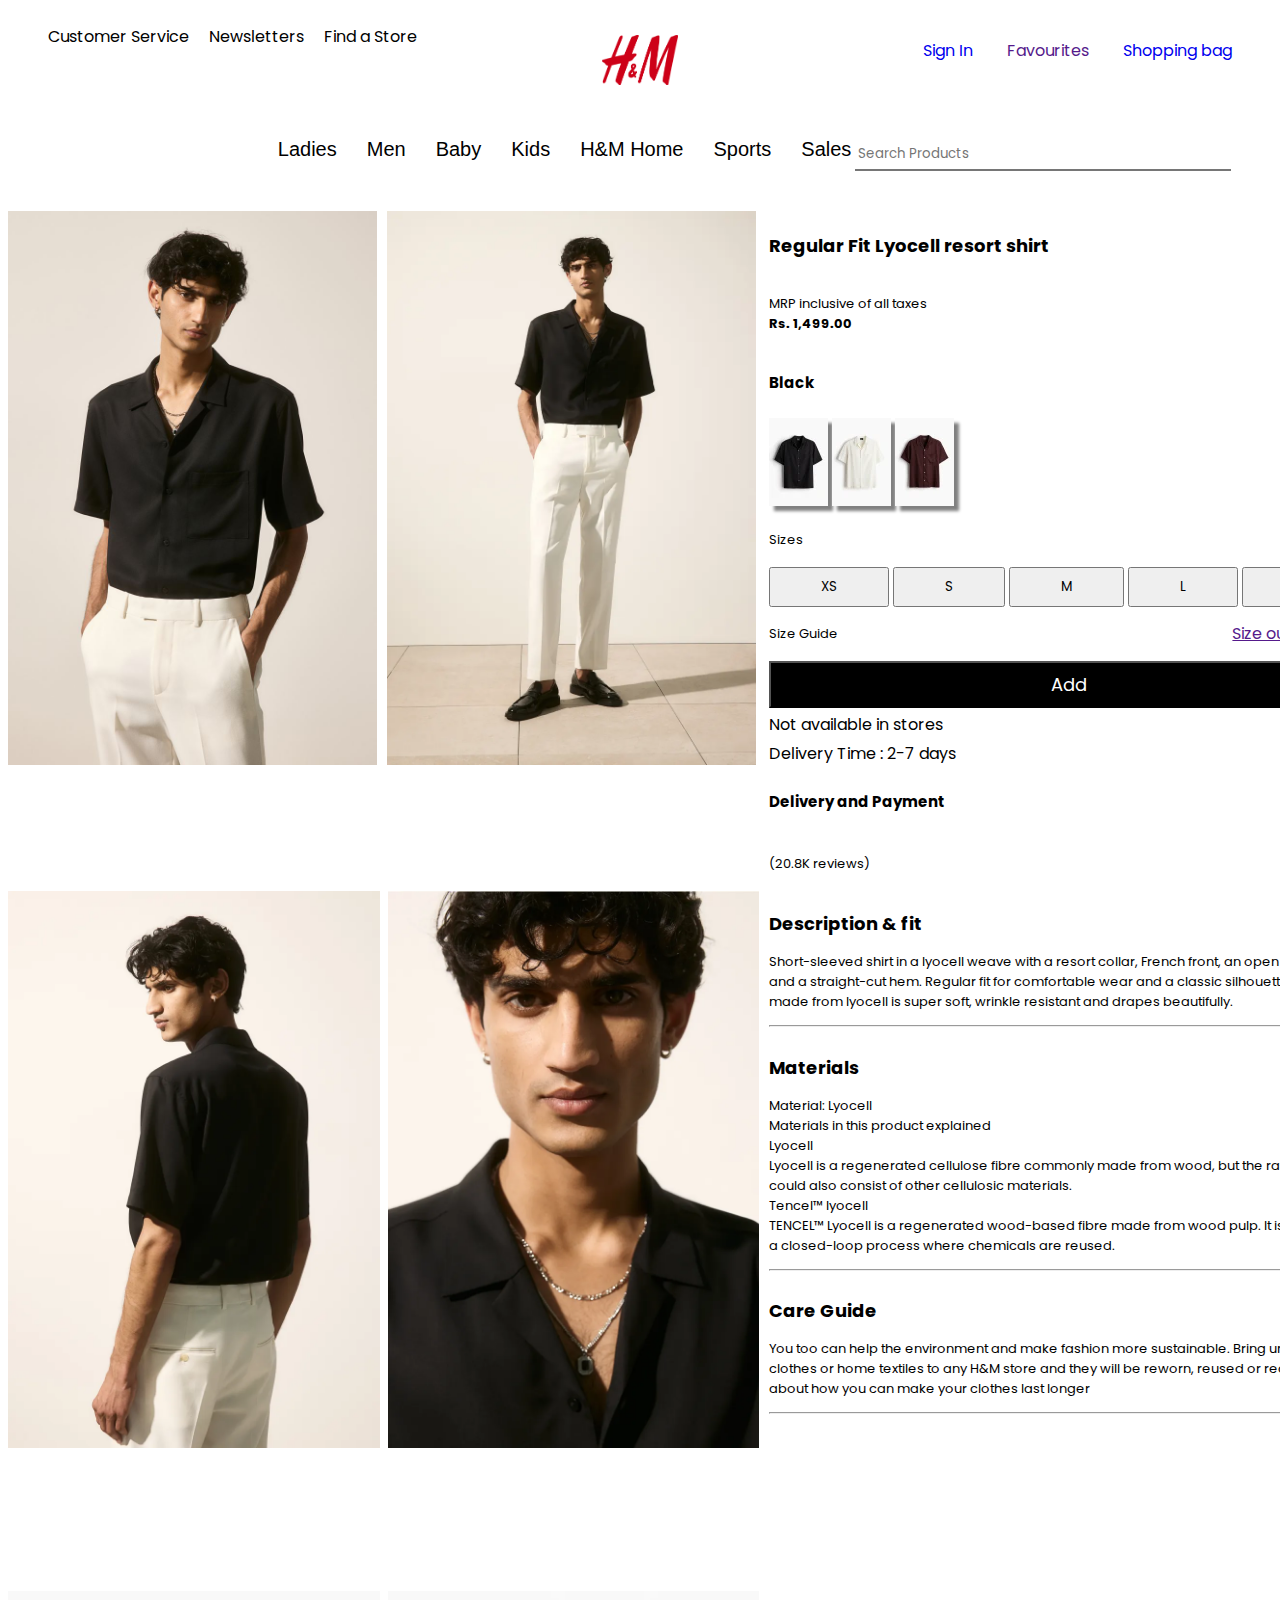
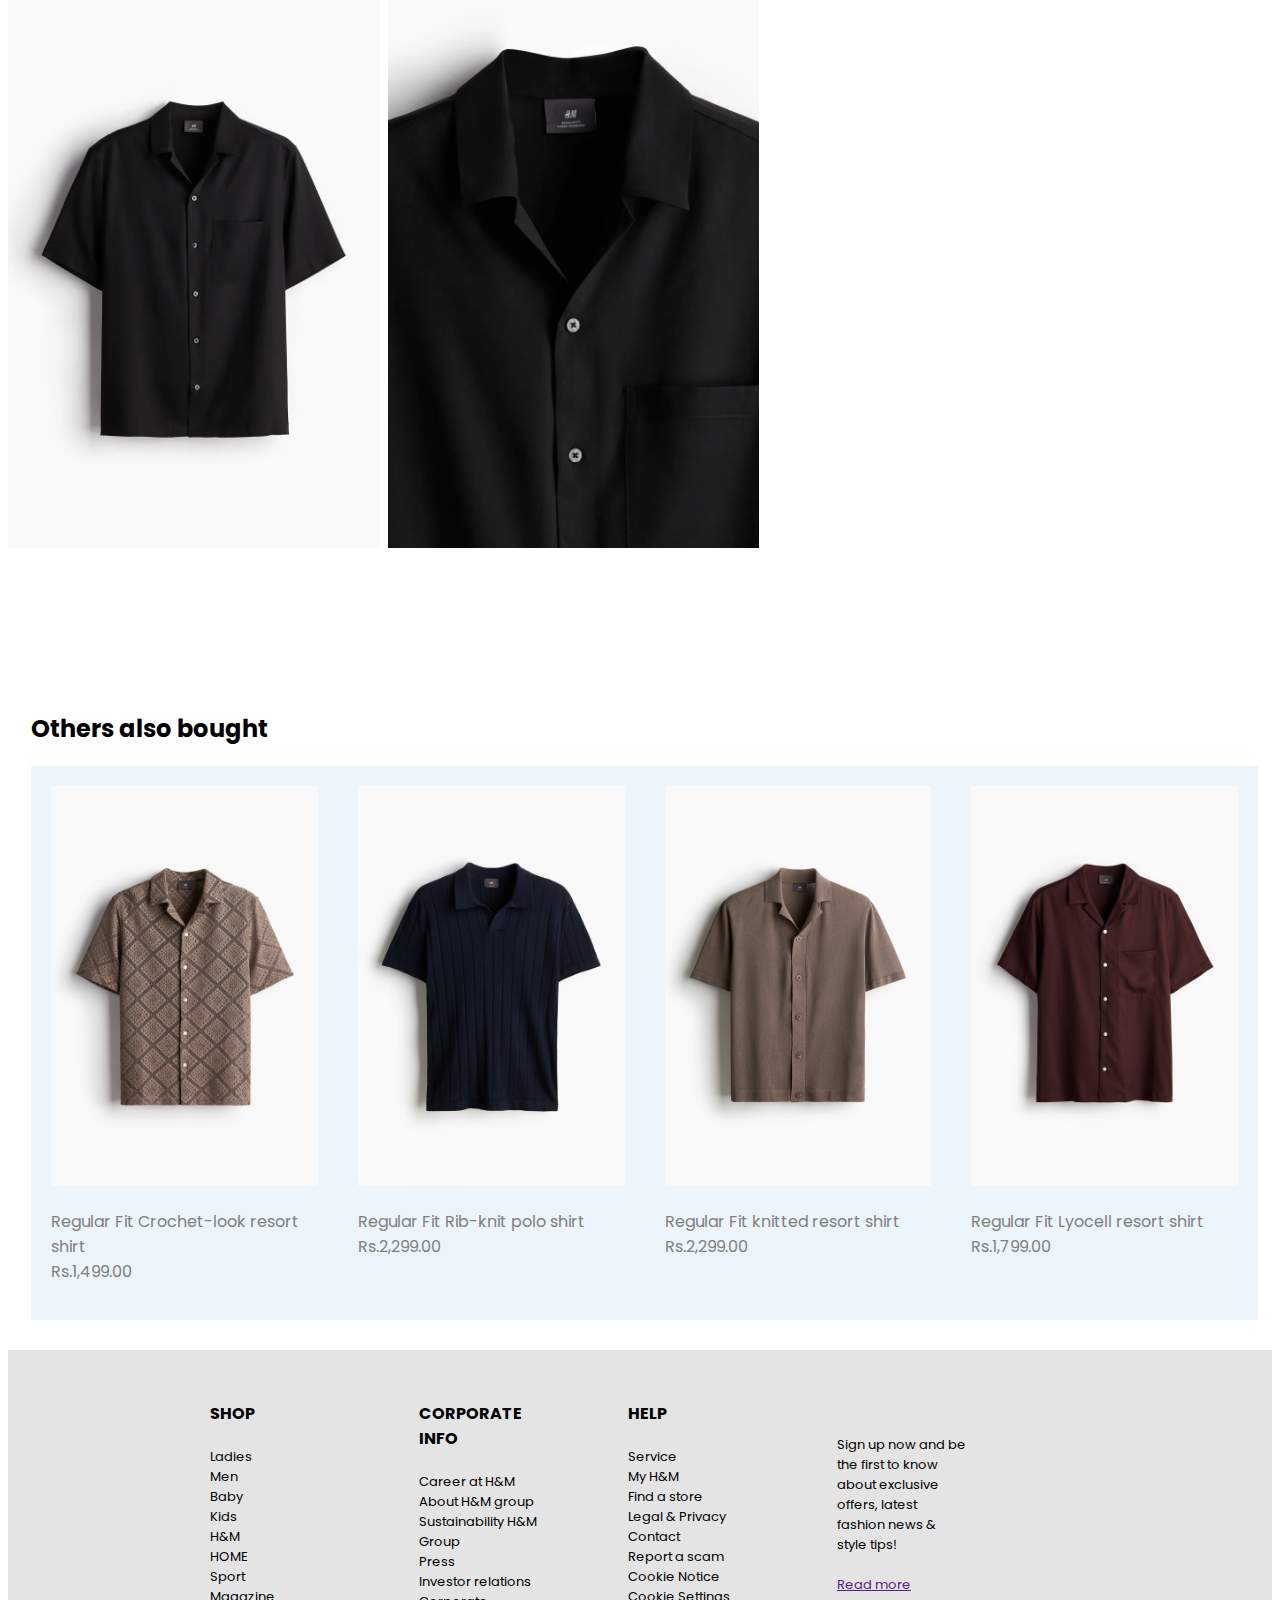
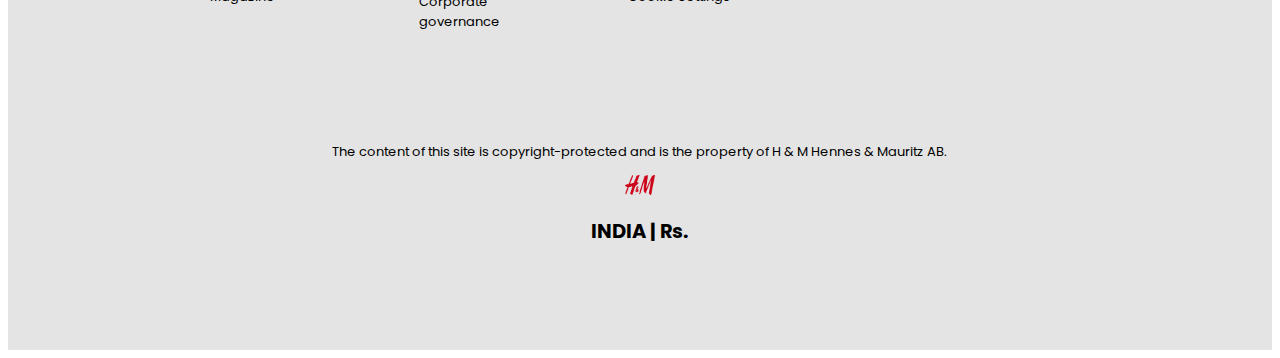
<file: mendress.html>
<!DOCTYPE html>
<html lang="en">
  <head>
    <meta charset="UTF-8" />
    <meta name="viewport" content="width=device-width, initial-scale=1.0" />
    <title>Regular Fit Lyocell Resort Shirt-Black | H&M</title>
    <link rel="stylesheet" href="mendress.css" />
    <link rel="icon" type="image/x-icon" href="images/709px-H&M-Logo.svg.png">
    <link
      rel="stylesheet"
      href="https://cdnjs.cloudflare.com/ajax/libs/font-awesome/6.5.2/css/all.min.css"
      integrity="sha512-SnH5WK+bZxgPHs44uWIX+LLJAJ9/2PkPKZ5QiAj6Ta86w+fsb2TkcmfRyVX3pBnMFcV7oQPJkl9QevSCWr3W6A=="
      crossorigin="anonymous"
      referrerpolicy="no-referrer"
    />
    <link rel="preconnect" href="https://fonts.googleapis.com">
<link rel="preconnect" href="https://fonts.gstatic.com" crossorigin>
<link href="https://fonts.googleapis.com/css2?family=Poppins:ital,wght@0,100;0,200;0,300;0,400;0,500;0,600;0,700;0,800;0,900;1,100;1,200;1,300;1,400;1,500;1,600;1,700;1,800;1,900&display=swap" rel="stylesheet">
  </head>
  <body>
    <div class="header">
      <div class="left">
        <ul type="none">
          <li>Customer Service</li>
          <li>Newsletters</li>
          <li>Find a Store</li>
        </ul>
      </div>
      <div class="middle" align="center">
        <div><img src="images/709px-H&M-Logo.svg.png" alt="" /></div>
      </div>
      <div class="right">
        <ul type="none">
          <li>
            <a href="signin.html"><i class="fa-regular fa-user"></i>&nbsp;Sign In</a>
          </li>
          <li>
            <a href=""><i class="fa-regular fa-heart"></i>&nbsp;Favourites</a>
          </li>
          <li>
            <a href="signin.html"
              ><i class="fa-solid fa-bag-shopping"></i>&nbsp;Shopping bag</a
            >
          </li>
        </ul>
      </div>
    </div>
    <div>
      <div class="navbar" align="center">
        <ul type="none">
          <li><a href="dress.html">Ladies</a></li>
          <li><a href="">Men</a></li>
          <li><a href="baby.html">Baby</a></li>
          <li><a href="">Kids</a></li>
          <li><a href="index.html">H&M Home</a></li>
          <li><a href="">Sports</a></li>
          <li><a href="">Sales</a></li>
          <li><a href="">Sustainability</a></li>
        </ul>
      </div>
      <div class="search">
        <i class="fa-solid fa-magnifying-glass"></i>
        <input type="search" placeholder="Search Products " size="30" />
      </div>
    </div>

    <div class="dress">
        <div class="modelimg">
            <div class="img1"></div>
            <div class="img2"></div>
        </div>
        <div class="pricing">
        <table>
            <tr>
                <td colspan="2"><h3>Regular Fit Lyocell resort shirt</h3></td>
            </tr>
            <tr>
                <td colspan="2"><p>MRP inclusive of all taxes<br><b>Rs. 1,499.00</b></p></td>
            </tr>
            <tr>
                <td colspan="2"><h4>Black</h4></td>
            </tr>
            <tr>
                <td colspan="2"><img src="images/mendress11.webp" alt="">
                    <img src="images/mendress12.webp" alt="">
                    <img src="images/mendress13.webp" alt=""></td>
            </tr>
            <tr>
                <td colspan="2"><p>Sizes</p></td>
            </tr>
            <tr>
                <td colspan="2"><button>XS</button>
                    <button>S</button>
                    <button>M</button>
                    <button>L</button>
                    <button>XL</button></td>
            </tr>
            <tr>
                <td><p>Size Guide</p></td>
                <td><a href="">Size out of stock?</a></td>
            </tr>
            <tr>
                <td colspan="2"><button id="add">Add</button></td>
            </tr>
            <tr>
                <td colspan="2">Not available in stores</td>
            </tr>
            <tr>
                <td colspan="2">Delivery Time : 2-7 days</td>
            </tr>
            <tr>
                <td colspan="2"><H4>Delivery and Payment</H4></td>
            </tr>
            <tr>
                <td></td>
            </tr>
            <tr>
                <td colspan="2"><p>(20.8K reviews)</p></td>
            </tr>
            <tr>
                <td></td>
            </tr>
            <tr>
                <td colspan="2"><h2>Description & fit</h2>
                    <p>Short-sleeved shirt in a lyocell weave with a resort collar, French front, an open chest pocket and a straight-cut hem. Regular fit for comfortable wear and a classic silhouette. Fabric made from lyocell is super soft, wrinkle resistant and drapes beautifully.</p><hr></td>
            </tr>
            <tr>
                <td colspan="2"><h2>Materials</h2>
                    <p>Material: Lyocell<br>
                        Materials in this product explained<br>
                        Lyocell<br>
                        Lyocell is a regenerated cellulose fibre commonly made from wood, but the raw material could also consist of other cellulosic materials.<br>
                        Tencel™ lyocell<br>
                        TENCEL™ Lyocell is a regenerated wood-based fibre made from wood pulp. It is produced in a closed-loop process where chemicals are reused.</p><hr></td>
            </tr>
            <tr>
                <td colspan="2"><h2>Care Guide</h2>
                    <p>You too can help the environment and make fashion more sustainable. Bring unwanted clothes or home textiles to any H&M store and they will be reworn, reused or recycled.

                        Read about how you can make your clothes last longer</p><hr></td>
            </tr>

        </table>
        </div>
    </div>


    <div class="dress-1">
        <div class="modelimg-1">
            <div class="img3"></div>
            <div class="img4"></div>
        </div>
    </div>

    <div class="dress-2">
        <div class="modelimg-2">
            <div class="img5"></div>
            <div class="img6"></div>
        </div>
    </div>

    <div class="other">
        <div class="l-side"></div>
        <div class="m-side">
            <h2>Others also bought</h2>
          <div class="m1">
            <a href=""
              ><img src="images/mendress21.jpeg" alt="" height="400px" />
              <p>Regular Fit Crochet-look resort shirt<br />Rs.1,499.00</p></a
            >
  
            <a href=""
              ><img src="images/mendress22.jpeg" alt="" height="400px" />
              <p>Regular Fit Rib-knit polo shirt<br />Rs.2,299.00</p></a
            >
            <a href=""
              ><img src="images/mendress23.jpeg" alt="" height="400px" />
              <p>Regular Fit knitted resort shirt<br />Rs.2,299.00</p></a
            >
            <a href=""
              ><img src="images/mendress24.jpeg" alt="" height="400px" />
              <p>Regular Fit Lyocell resort shirt<br />Rs.1,799.00</p></a
            >
          </div>
        </div>
        <div class="r-side"></div>
      </div>

      
    <div class="footer">
        <div class="l-foot"></div>
        <div class="m-foot">
        <div class="mf1">
          <h4>SHOP</h4> 
          <p>Ladies <br />
          Men <br />
          Baby <br />
          Kids <br />
          H&M  <br>HOME <br> Sport <br> Magazine</p>
        </div>
        <div class="mf2">
          <h4>CORPORATE INFO </h4>
          <p>Career at H&M <br />
          About H&M group <br />
          Sustainability H&M Group <br />
          Press <br />
          Investor relations <br />
          Corporate governance</p>
        </div>
        <div class="mf3">
          <h4>HELP </h4>
          <p> Service <br />
          My H&M <br />
          Find a store <br />
          Legal & Privacy <br />
          Contact <br />
          Report a scam <br />
          Cookie Notice <br />
          Cookie Settings</p>
        </div>
        <div class="mf4">
            <p>Sign up now and be the first to know about exclusive offers, latest
            fashion news & style tips! <br><br><a href="">Read more</a></p>
          </div> 
        </div>
        <div class="r-foot"></div>
      </div>
  
  
      <div class="footer2">
        <div class="l2-foot"></div>
        <div class="m2-foot">
            <div class="icons" align="center">
                <ul type="none">
                 <li> <i class="fa-brands fa-instagram"></i></li>
                 <li> <i class="fa-brands fa-tiktok"></i></li>
                 <li> <i class="fa-brands fa-youtube"></i></li>
                 <li> <i class="fa-brands fa-pinterest"></i></li>
                 <li> <i class="fa-brands fa-facebook"></i></li>
                </ul>
               </div> 
               <div class="f-logo" align="center">
               <p>The content of this site is copyright-protected and is the property of H & M Hennes & Mauritz AB.</p>
               <div><img src="images/709px-H&M-Logo.svg.png" alt="" height="20px"></div>
               <h2>INDIA | Rs.</h2>
            </div>
            </div>
        <div class="r2-foot"></div>
      </div>
  </div>
  

</body>
</html>
</file>
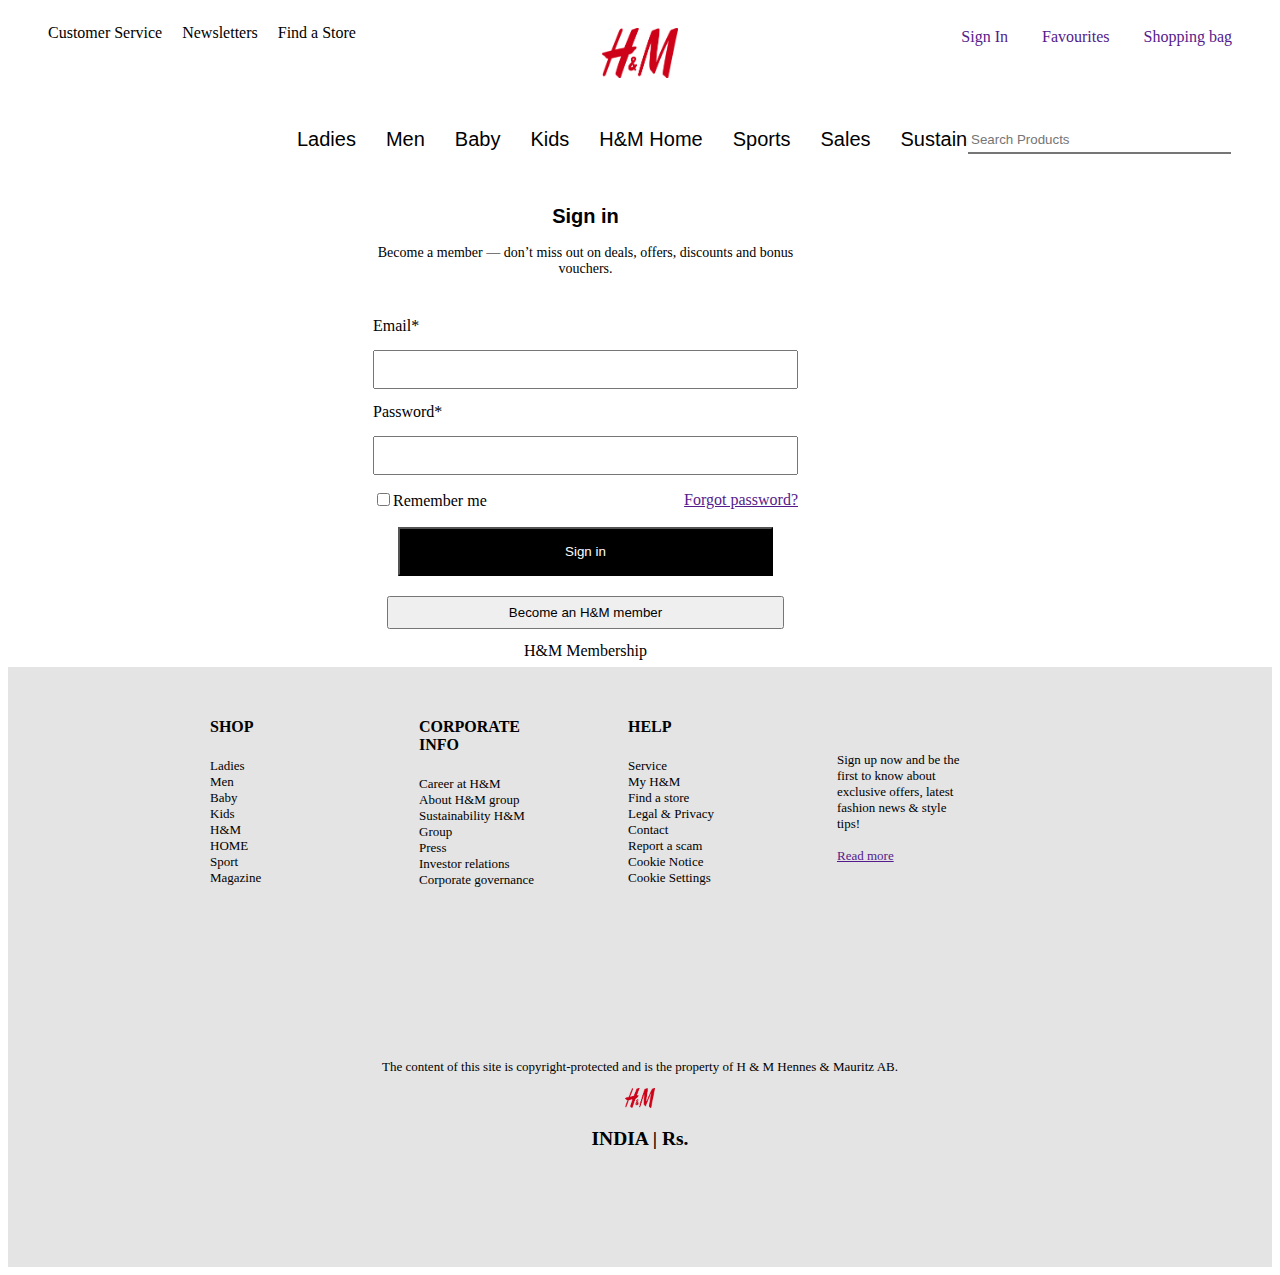
<file: signin.html>
<!DOCTYPE html>
<html lang="en">
  <head>
    <meta charset="UTF-8" />
    <meta name="viewport" content="width=device-width, initial-scale=1.0" />
    <title>Sign In | H&M</title>
    <link rel="stylesheet" href="signin.css" />
    <link rel="icon" type="image/x-icon" href="images/709px-H&M-Logo.svg.png">
    <link
      rel="stylesheet"
      href="https://cdnjs.cloudflare.com/ajax/libs/font-awesome/6.5.2/css/all.min.css"
      integrity="sha512-SnH5WK+bZxgPHs44uWIX+LLJAJ9/2PkPKZ5QiAj6Ta86w+fsb2TkcmfRyVX3pBnMFcV7oQPJkl9QevSCWr3W6A=="
      crossorigin="anonymous"
      referrerpolicy="no-referrer"
    />
  </head>
  <body>
    <div class="header">
      <div class="left">
        <ul type="none">
          <li>Customer Service</li>
          <li>Newsletters</li>
          <li>Find a Store</li>
        </ul>
      </div>
      <div class="middle" align="center">
        <div><img src="images/709px-H&M-Logo.svg.png" alt="" /></div>
      </div>
      <div class="right">
        <ul type="none">
          <li>
            <a href=""><i class="fa-regular fa-user"></i>&nbsp;Sign In</a>
          </li>
          <li>
            <a href=""><i class="fa-regular fa-heart"></i>&nbsp;Favourites</a>
          </li>
          <li>
            <a href=""
              ><i class="fa-solid fa-bag-shopping"></i>&nbsp;Shopping bag</a
            >
          </li>
        </ul>
      </div>
    </div>
    <div>
      <div class="navbar" align="center">
        <ul type="none">
          <li><a href="dress.html">Ladies</a></li>
          <li><a href="mendress.html">Men</a></li>
          <li><a href="baby.html">Baby</a></li>
          <li><a href="">Kids</a></li>
          <li><a href="index.html">H&M Home</a></li>
          <li><a href="">Sports</a></li>
          <li><a href="">Sales</a></li>
          <li><a href="">Sustainability</a></li>
        </ul>
      </div>
      <div class="search">
        <i class="fa-solid fa-magnifying-glass"></i>
        <input type="search" placeholder="Search Products " size="30" />
      </div>
      <form action="">
        <table align="center">
            <tr >
                <th colspan="2"><h2>Sign in</h2>
                    <p>Become a member — don’t miss out on deals, offers, discounts and bonus vouchers.</p>
                </th>
            </tr>
            <tr >
                <td colspan="2">Email*</td>
            </tr>
            <tr >
                <td colspan="2" ><input type="email" size="50" required ></td>
            </tr>
            <tr >
                <td colspan="2">Password*</td>
            </tr>
            <tr>
                <td colspan="2" ><input type="password" size="50" required></td>
            </tr>
            <tr>
                <td><input type="checkbox">Remember me</td>
                <td><a href="">Forgot password? </a></td>
            </tr>
            <tr>
                <td colspan="2" align="center"><input type="submit" value="Sign in"></td>
            </tr>
            <tr>
                <td colspan="2" align="center"><button onclick="window.location.href='signup.html';">Become an H&M member</button></td>
            </tr>
            <tr>
                <td colspan="2" align="center">H&M Membership</td>
            </tr>
        </table>
        </form>
    </div>

        <div class="footer">
            <div class="l-foot"></div>
            <div class="m-foot">
            <div class="mf1">
              <h4>SHOP</h4> 
              <p>Ladies <br />
              Men <br />
              Baby <br />
              Kids <br />
              H&M  <br>HOME <br> Sport <br> Magazine</p>
            </div>
            <div class="mf2">
              <h4>CORPORATE INFO </h4>
              <p>Career at H&M <br />
              About H&M group <br />
              Sustainability H&M Group <br />
              Press <br />
              Investor relations <br />
              Corporate governance</p>
            </div>
            <div class="mf3">
              <h4>HELP </h4>
              <p> Service <br />
              My H&M <br />
              Find a store <br />
              Legal & Privacy <br />
              Contact <br />
              Report a scam <br />
              Cookie Notice <br />
              Cookie Settings</p>
            </div>
            <div class="mf4">
                <p>Sign up now and be the first to know about exclusive offers, latest
                fashion news & style tips! <br><br><a href="">Read more</a></p>
              </div> 
            </div>
            <div class="r-foot"></div>
          </div>
    
    
          <div class="footer2">
            <div class="l2-foot"></div>
            <div class="m2-foot">
                <div class="icons" align="center">
                    <ul type="none">
                     <li> <i class="fa-brands fa-instagram"></i></li>
                     <li> <i class="fa-brands fa-tiktok"></i></li>
                     <li> <i class="fa-brands fa-youtube"></i></li>
                     <li> <i class="fa-brands fa-pinterest"></i></li>
                     <li> <i class="fa-brands fa-facebook"></i></li>
                    </ul>
                   </div> 
                   <div class="f-logo" align="center">
                   <p>The content of this site is copyright-protected and is the property of H & M Hennes & Mauritz AB.</p>
                   <div><img src="images/709px-H&M-Logo.svg.png" alt="" height="20px"></div>
                   <h2>INDIA | Rs.</h2>
                </div>
                </div>
            <div class="r2-foot"></div>
          </div>
    </div>
</body>
</html>
</file>
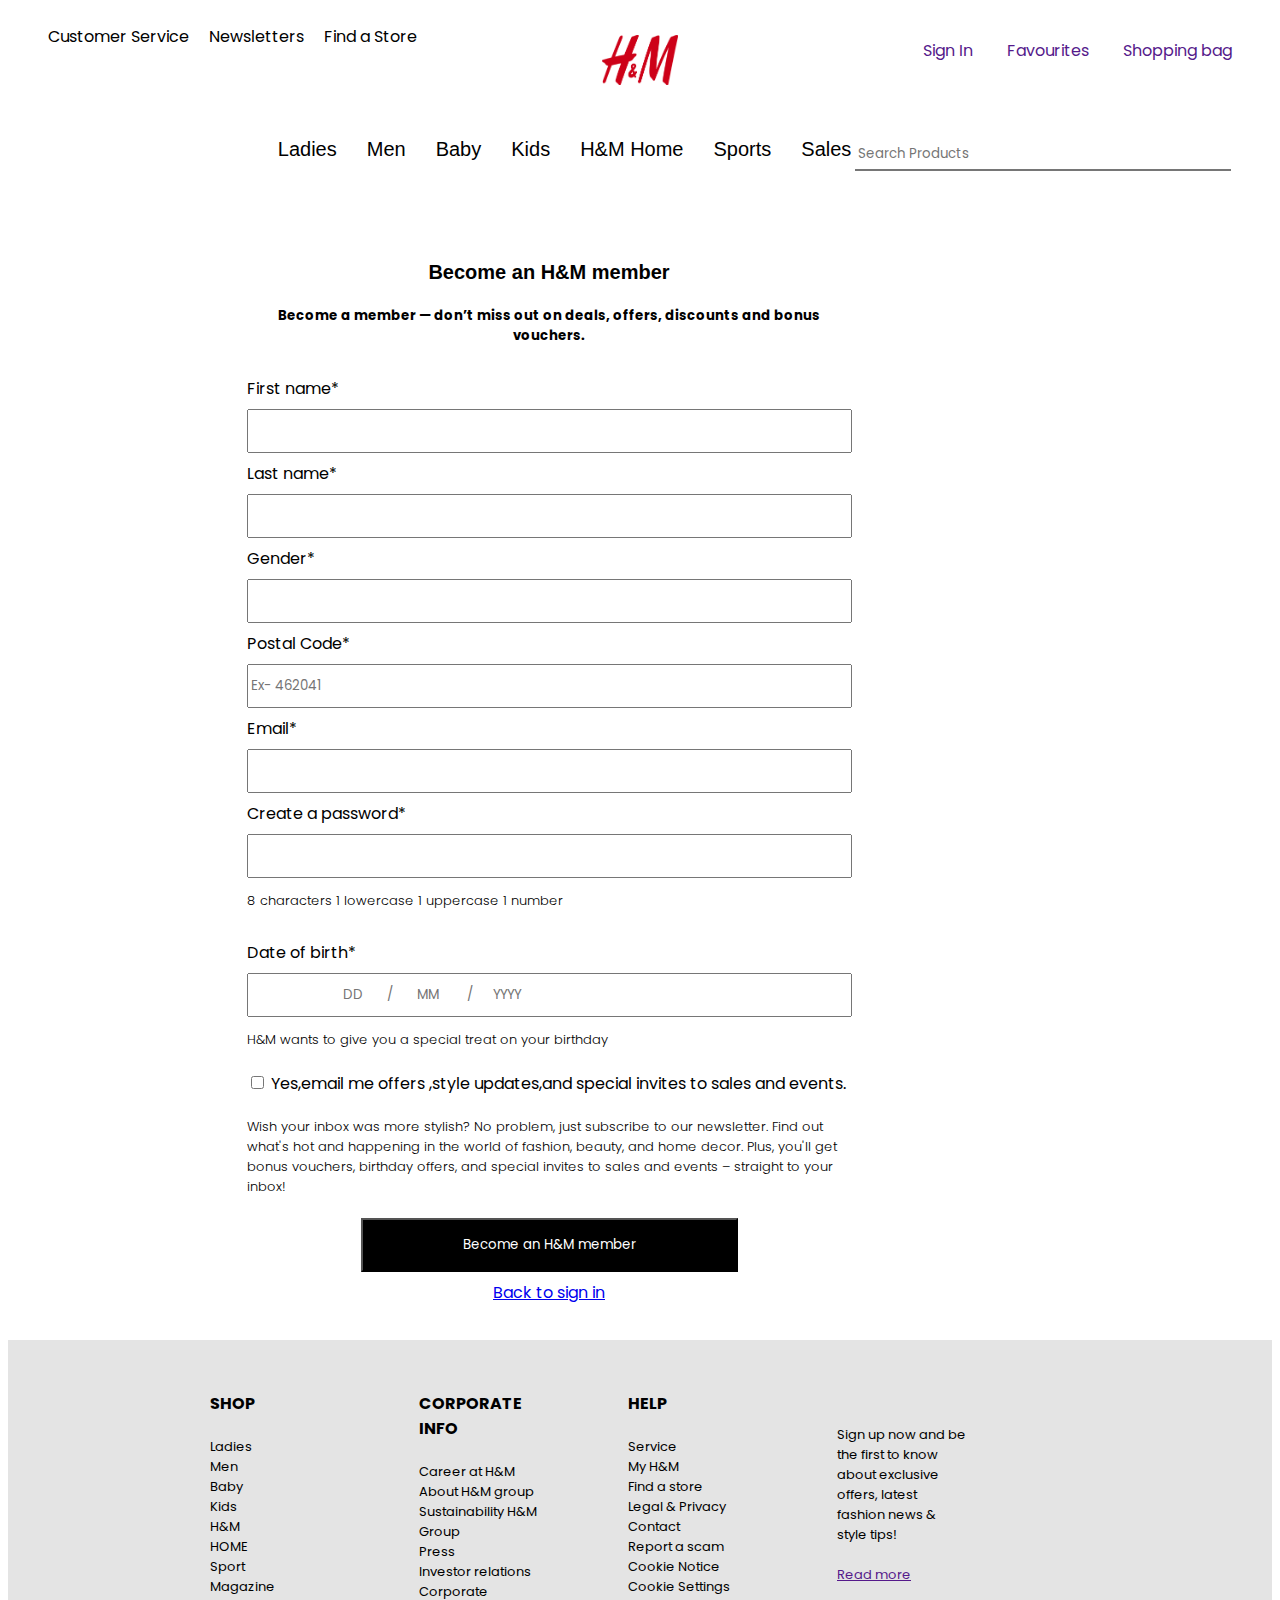
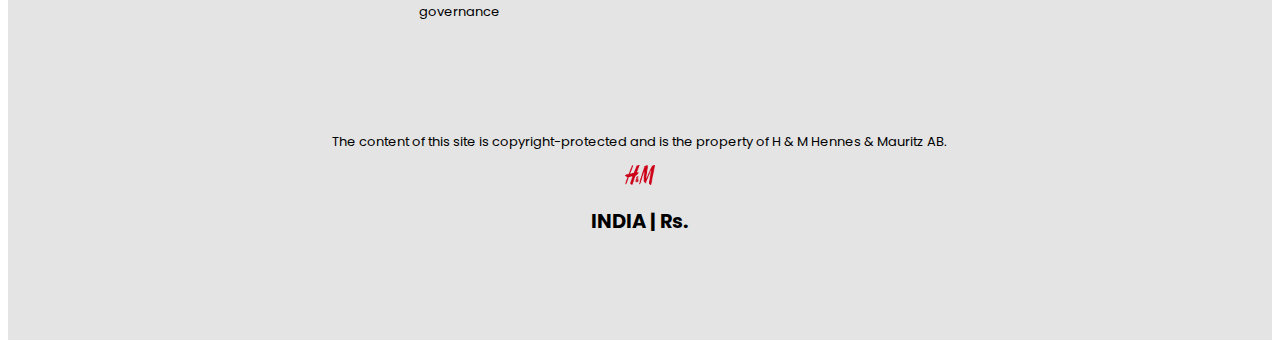
<file: signup.html>
<!DOCTYPE html>
<html lang="en">
  <head>
    <meta charset="UTF-8" />
    <meta name="viewport" content="width=device-width, initial-scale=1.0" />
    <title>Registered | H&M</title>
    <link rel="stylesheet" href="signup.css" />
    <link rel="icon" type="image/x-icon" href="images/709px-H&M-Logo.svg.png">
    <link
      rel="stylesheet"
      href="https://cdnjs.cloudflare.com/ajax/libs/font-awesome/6.5.2/css/all.min.css"
      integrity="sha512-SnH5WK+bZxgPHs44uWIX+LLJAJ9/2PkPKZ5QiAj6Ta86w+fsb2TkcmfRyVX3pBnMFcV7oQPJkl9QevSCWr3W6A=="
      crossorigin="anonymous"
      referrerpolicy="no-referrer"
    />
    <link rel="preconnect" href="https://fonts.googleapis.com">
<link rel="preconnect" href="https://fonts.gstatic.com" crossorigin>
<link href="https://fonts.googleapis.com/css2?family=Poppins:ital,wght@0,100;0,200;0,300;0,400;0,500;0,600;0,700;0,800;0,900;1,100;1,200;1,300;1,400;1,500;1,600;1,700;1,800;1,900&display=swap" rel="stylesheet">
  </head>
  <body>
    <div class="header">
      <div class="left">
        <ul type="none">
          <li>Customer Service</li>
          <li>Newsletters</li>
          <li>Find a Store</li>
        </ul>
      </div>
      <div class="middle" align="center">
        <div><img src="images/709px-H&M-Logo.svg.png" alt="" /></div>
      </div>
      <div class="right">
        <ul type="none">
          <li>
            <a href=""><i class="fa-regular fa-user"></i>&nbsp;Sign In</a>
          </li>
          <li>
            <a href=""><i class="fa-regular fa-heart"></i>&nbsp;Favourites</a>
          </li>
          <li>
            <a href=""
              ><i class="fa-solid fa-bag-shopping"></i>&nbsp;Shopping bag</a
            >
          </li>
        </ul>
      </div>
    </div>
    <div>
      <div class="navbar" align="center">
        <ul type="none">
          <li><a href="dress.html">Ladies</a></li>
          <li><a href="mendress.html">Men</a></li>
          <li><a href="baby.html">Baby</a></li>
          <li><a href="">Kids</a></li>
          <li><a href="index.html">H&M Home</a></li>
          <li><a href="">Sports</a></li>
          <li><a href="">Sales</a></li>
          <li><a href="">Sustainability</a></li>
        </ul>
      </div>
      <div class="search">
        <i class="fa-solid fa-magnifying-glass"></i>
        <input type="search" placeholder="Search Products " size="30" />
      </div>
      <form action="index.html">
        <table align="center" cellpadding="3">
            <tr >
                <th colspan="2"><h2>Become an H&M member</h2>
                    <h5>Become a member — don’t miss out on deals, offers, discounts and bonus vouchers.</h5>
                </th>
            </tr>
            <tr >
                <td colspan="2">First name*</td>
            </tr>
            <tr >
                <td colspan="2" ><input type="text" size="50" required  ></td>
            </tr>
            <tr >
                <td colspan="2">Last name*</td>
            </tr>
            <tr >
                <td colspan="2" ><input type="text" size="50" required ></td>
            </tr>
            <tr >
                <td colspan="2">Gender*</td>
            </tr>
            <tr >
                <td colspan="2" ><input type="text" size="50" required ></td>
            </tr>
            <tr >
                <td colspan="2">Postal Code*</td>
            </tr>
            <tr >
                <td colspan="2" ><input type="text" size="50" required  placeholder="Ex- 462041"></td>
            </tr>
            <tr >
                <td colspan="2">Email*</td>
            </tr>
            <tr >
                <td colspan="2" ><input type="email" size="50" required ></td>
            </tr>
            <tr >
                <td colspan="2">Create a password*</td>
            </tr>
            <tr>
                <td colspan="2" ><input type="password" size="50" required>
                <p>8 characters   1 lowercase   1 uppercase   1 number</p></td>
            </tr>
            <tr>
                <td></td>
            </tr>
            <tr>
                <td colspan="2">Date of birth*</td>
            </tr>
            <tr >
                <td colspan="2" ><input type="text" size="50" placeholder=" &nbsp; &nbsp;&nbsp;&nbsp;&nbsp;&nbsp;&nbsp;&nbsp;&nbsp;&nbsp;&nbsp;&nbsp;&nbsp;&nbsp;&nbsp;&nbsp;&nbsp;&nbsp;&nbsp;&nbsp;&nbsp;DD &nbsp;&nbsp;&nbsp;&nbsp; /&nbsp;&nbsp;&nbsp; &nbsp; MM&nbsp;&nbsp;&nbsp;&nbsp;&nbsp;&nbsp; /&nbsp;&nbsp; &nbsp; YYYY" required >
                <p>H&M wants to give you a special treat on your birthday</p></td>
            </tr>
            <tr>
                <td><input type="checkbox" required> Yes,email me offers ,style updates,and special invites to sales and events.</td>
            </tr>
            <tr>
                <td><p>Wish your inbox was more stylish? No problem, just subscribe to our newsletter. Find out what's hot and happening in the world of fashion, beauty, and home decor. Plus, you'll get bonus vouchers, birthday offers, and special invites to sales and events – straight to your inbox!</p></td>
            </tr>
            <tr>
                <td colspan="2" align="center"><input type="submit" value="Become an H&M member"></td>
            </tr>
            <tr>
                <td colspan="2" align="center"><a href="signin.html"> Back to sign in</a></td>
            </tr>
        </table>
        </form>
</div>

<div class="footer">
    <div class="l-foot"></div>
    <div class="m-foot">
    <div class="mf1">
      <h4>SHOP</h4> 
      <p>Ladies <br />
      Men <br />
      Baby <br />
      Kids <br />
      H&M  <br>HOME <br> Sport <br> Magazine</p>
    </div>
    <div class="mf2">
      <h4>CORPORATE INFO </h4>
      <p>Career at H&M <br />
      About H&M group <br />
      Sustainability H&M Group <br />
      Press <br />
      Investor relations <br />
      Corporate governance</p>
    </div>
    <div class="mf3">
      <h4>HELP </h4>
      <p> Service <br />
      My H&M <br />
      Find a store <br />
      Legal & Privacy <br />
      Contact <br />
      Report a scam <br />
      Cookie Notice <br />
      Cookie Settings</p>
    </div>
    <div class="mf4">
        <p>Sign up now and be the first to know about exclusive offers, latest
        fashion news & style tips! <br><br><a href="">Read more</a></p>
      </div> 
    </div>
    <div class="r-foot"></div>
  </div>

  <div class="footer2">
    <div class="l2-foot"></div>
    <div class="m2-foot">
        <div class="icons" align="center">
            <ul type="none">
             <li> <i class="fa-brands fa-instagram"></i></li>
             <li> <i class="fa-brands fa-tiktok"></i></li>
             <li> <i class="fa-brands fa-youtube"></i></li>
             <li> <i class="fa-brands fa-pinterest"></i></li>
             <li> <i class="fa-brands fa-facebook"></i></li>
            </ul>
           </div> 
           <div class="f-logo" align="center">
           <p>The content of this site is copyright-protected and is the property of H & M Hennes & Mauritz AB.</p>
           <div><img src="images/709px-H&M-Logo.svg.png" alt="" height="20px"></div>
           <h2>INDIA | Rs.</h2>
        </div>
        </div>
    <div class="r2-foot"></div>
  </div>
</div>
  </body>
</html>
</file>
<file: style.css>
*{
    box-sizing: border-box;
}
  
  .header .left {
    display: flex;
  }
  .header .left ul {
    display: flex;
    gap: 20px;
  }
  .header .middle div img {
    height: 50px;
    position: relative;
    bottom: 30px;
  }
  .header .right ul {
    display: flex;
    float: right;
    position: relative;
    bottom: 100px;
    right: 40px;
    gap: 30px;
  }
  .header .right a {
    text-decoration: none;
    font-size: 16px;
  }
  
  .navbar ul {
    display: flex;
    gap: 30px;
    width: -moz-fit-content;
    width: fit-content;
    position: relative;
    left: 155px;
  }
  .navbar a {
    text-decoration: none;
    font-size: 20px;
    color: black;
    font-family: sans-serif;
  }
  .navbar a:hover{
    text-decoration: underline;
  }
  .search input[type=search] {
    float: right;
    position: relative;
    right: 35px;
    bottom: 40px;
    padding: 5px 3px;
    border-top: none;
    border-left: none;
    border-right: none;
  }
  .search i {
    float: right;
    position: relative;
    right:35px;
    bottom: 40px;
    padding: 5px 3px;
  }
  
  .navbar2 {
    display: flex;
    justify-content: center;
  }
  .navbar2 ul {
    display: flex;
    gap: 100px;
    position: relative;
    left: 100px;
  }
  
  .main {
    display: flex;
  }
  .main .c-side {
    height: 220px;
    width: 20%;
    background-color: white;
  }
  .main .m-side {
    background-image: url("images/WS20m_3x2-1.avif");
    background-size: 100%;
    background-repeat: no-repeat;
    height: 600px;
    width: 60%;
  }
  .main .m-side div {
    position: relative;
    top: 400px;
    color: white;
  }
  .main .m-side div h3 {
    font-size: 20px;
    position: relative;
    top: 20px;
  }
  .main .m-side div h1 {
    font-size: 42px;
  }
  .main .m-side div button {
    padding: 7px 15px;
    position: relative;
    bottom: 10px;
  }
  .main .r-side {
    height: 220px;
    width: 20%;
    background-color:white;
  }
  
  .main2 {
    display: flex;
    padding-top: 40px;
  }
  .main2 .c-side {
    height: 220px;
    width: 20%;
    background-color: white;
  }
  .main2 .m-side {
    background-image: url("images/MS20E-teaser2-3x2-1-2 2-summer-sophistication.avif");
    background-size: 100%;
    background-repeat: no-repeat;
    height: 600px;
    width: 60%;
  }
  .main2 .m-side div {
    position: relative;
    top: 370px;
    color: white;
  }
  .main2 .m-side div h3 {
    font-size: 20px;
    position: relative;
    top: 20px;
  }
  .main2 .m-side div h1 {
    font-size: 42px;
  }
  .main2 .m-side div h4 {
    font-size: 16px;
    position: relative;
    bottom: 18px;
  }
  .main2 .m-side div button {
    padding: 7px 15px;
    position: relative;
    bottom: 20px;
  }
  .main2 .r-side {
    height: 220px;
    width: 20%;
    background-color: white;
  }
.main3{
    display: flex;
    padding-top: 40px;
}
.main3 .c-side {
    height: 135px;
    width: 20%;
    background-color: white;
}    
.main3 .m-side{
    width: 60%;
    background-color: #FDF2E9 ;
}
.main3 .m-side h3{
    color: #E50010;
    font-size: 19px;

}
.main3 .m-side p{
    font-size: 15px;
    padding: 4px 60px 0px;
}
.main3 .m-side button{
    background-color: #FDF2E9;
    padding: 5px 7px;
    position: relative;
    font-size: large;
}

.main3 .r-side {
    height: 135px;
    width: 20%;
    background-color: white;
}
.arrivals{
    display: flex;
}
.arrivals .c-side{
    height: 80px;
    width: 20%;
    background-color:white;
}
.arrivals .m-side{
    width: 60%;
}
.arrivals .m-side button{
    padding: 10px 20px ;
    border-radius: 30px;
    font-size: medium;
    margin: 10px;
}
.arrivals .m-side button:hover{
  background-color: #E50010;
  color: white;
  border: none; 
}
#l{
    background-color: #E50010;
    color: white;
    border: none;
}
.arrivals .r-side{
    height: 80px;
    width: 20%;
    background-color: white;
}
.ladiesimg{
    display: flex;
}
.ladiesimg .c-side{
    height: 80px;
    width: 20%;
    background-color:white;
}
.ladiesimg .m-side{
    width: 60%;
}
.ladiesimg .m-side .m1{
    display: flex;
    background-color: #ebf5fb;
}
.ladiesimg .m-side .m1 a{
    padding: 12px;
    text-decoration: none;
    color: gray;
}

.ladiesimg .r-side{
    height: 80px;
    width: 20%;
    background-color:white;
}
.girl-boy{
  padding-top: 40px;
    display: flex;
}
.girl-boy .c-side{
    height: 80px;
    width: 20%;
    background-color:white;
}
.girl-boy .m-side{
    background-image: url("images/4060I-3x2-1-summer-ease.avif");
    background-size: 100%;
    background-repeat: no-repeat;
    width: 60%;
    height: 600px;
}
.girl-boy .m-side .m2{
    text-align: center;
    position: relative;
    top: 60%;
}
.girl-boy .m-side .m2 h1{
    color: white;
    font-size: 50px;
}
.girl-boy .m-side .m2 button{
    padding: 7px 15px;
    font-size: large;
    font-weight: 600;
}
.girl-boy .r-side{
    height: 80px;
    width: 20%;
    background-color:white;
}
.main3-1{
  padding-top:40px ;
    display: flex;
}
.main3-1 .c-side {
    height: 135px;
    width: 20%;
    background-color: white;
}    
.main3-1 .m-side{
    width: 60%;
    background-color:rgba(34,34,34, 0.3);
}
.main3-1 .m-side h3{
    color: white;
    font-size: 19px;

}
.main3-1 .m-side p{
    font-size: 15px;
    color: white;
    padding: 4px 60px 0px;
}
.main3-1 .m-side button{
    background-color: white;
    padding: 5px 10px;
    position: relative;
    font-size: large;
    border: none;
}

.main3-1 .r-side {
    height: 135px;
    width: 20%;
    background-color: white;
}

.main2-1 {
    display: flex;
    padding-top: 40px;
}
.main2-1 .c-side {
    height: 220px;
    width: 20%;
    background-color: white;
}
.main2-1 .m-side {
    background-image:linear-gradient(to bottom,rgba(255, 255, 255, 0.095)60%,rgba(0, 0, 0, 0.5)80%) ,url("images/new-DS20D-3x2-1-summer-update.avif");
    background-size: 100%;
    background-repeat: no-repeat;
    height: 600px;
    width: 60%;
}
.main2-1 .m-side div {
    position: relative;
    top:70%;
    color: white;
}
.main2-1 .m-side div h3 {
    font-size: 20px;
    position: relative;
    top: 20px;
}
.main2-1 .m-side div h1 {
    font-size: 42px;
}
.main2-1 .m-side div h4 {
    font-size: 16px;
    position: relative;
    bottom: 18px;
}
.main2-1 .m-side div button {
    padding: 7px 15px;
    position: relative;
    bottom: 20px;
}
.main2-1 .r-side {
    height: 220px;
    width: 20%;
    background-color: white;
}

.footer {
  display: flex;
  background-color: #e4e4e4;
  height: 300px;
  padding: 30px;
  margin-top: 30px;
}
.footer .l-foot {
  height: 0px;
  width: 20%;
  background-color: #e4e4e4;
}
.footer .m-foot {
  height: 280px;
  width: 100%;
  display:flex;
  gap: 80px;
}
.footer .m-foot p{
  font-size: 13px;
}
.footer .m-foot .mf4{
  position: relative;
  top: 15%;
  width: 15%;
}
.footer .m-foot .mf1{
  width: 15%;
  
}
.footer .m-foot .mf2{
  width: 15%;
}
.footer .m-foot .mf3{
  width: 15%;
}

.footer .r-foot {
  height: 220px;
  width: 20%;
  background-color: #e4e4e4;
}

.footer2{
  display: flex;
  background-color: #e4e4e4;
  height: 300px;
}
.footer2 .l2-foot{
  width: 20%;
  background-color:#e4e4e4;
}
.footer2 .m2-foot{
  width: 60%;
  height: 300px;
  background-color:#e4e4e4;
}
.footer2 .m2-foot .icons ul{
  display: flex;
  gap: 60px;
  position: relative;
  left: 25%;
}
.footer2 .m2-foot .f-logo{
  position: relative;
  top: 20%;
  font-size: small;
}
</file>
<file: baby.css>
*{
    box-sizing: border-box;
    font-family: poppins;
}

.header .left {
    display: flex;
}
.header .left ul {
    display: flex;
    gap: 20px;
}
.header .middle div img {
    height: 50px;
    position: relative;
    bottom: 30px;
}
.header .right ul {
    display: flex;
    float: right;
    position: relative;
    bottom: 100px;
    right: 40px;
    gap: 30px;
}
.header .right a {
    text-decoration: none;
    font-size: 16px;
}
  
.navbar ul {
    display: flex;
    gap: 30px;
    width: -moz-fit-content;
    width: fit-content;
    position: relative;
    left: 155px;
}
.navbar a {
    text-decoration: none;
    font-size: 20px;
    color: black;
}
  
.search input[type=search] {
    float: right;
    position: relative;
    right: 35px;
    bottom: 40px;
    padding: 5px 3px;
}
.search i {
    float: right;
    position: relative;
    right: 35px;
    bottom: 40px;
    padding: 5px 3px;
}
  
.main {
    display: flex;
    padding-top: 40px;
}
.main .l-side {
    height: 135px;
    padding-left: 25px;
    width: 25%;
    background-color: white;
}
.main .l-side h4{
    font-size: 16px;
    font-weight: 500;
}
.main .l-side p{
    font-size: 12px;

}
.main .m-side {
    width: 100%;
    background-image: url("images/4060C-3x2-baby-summer-shop.jpg");
    background-repeat: no-repeat;
    background-size: 100%;
    height: 600px;
    background-color: #fdf2e9;
}
.main .m-side div{
    position: relative;
    top: 70%;
    color: white;
}
.main .m-side button{
    padding: 7px 15px;
    font-weight: 600;
    color: black;
}
/*# sourceMappingURL=baby.css.map */
.main4{
    display:flex;
    padding-top: 30px;

}
.main4 .l2-side{
    width: 16.9%;
}
.main4 .m2-side{
    width: 66%;
    background-color: #F0B27A ;
    color: white;
}
.main4 .m2-side button{
    position: relative;
    bottom: 10px;
    padding: 7px 15px;
}
.main4 .m2-side p{
    font-size: 12px;
}
.kidswear{
    display: flex;
}
.kidswear .l3-side{
    width: 16.9%;
}
.kidswear .m3-side{
    width: 66%;
}
.kidswear .m3-side .ma{
    display: flex;
    gap:30px;
}
.kidswear .m3-side .ma a{
    text-decoration: none;
    font-size: small;
    color: gray;
}
.cute{
    display: flex;
    padding-top:30PX;
}
.cute .l4-side{
    width: 16.9%;
}
.cute .m4-side{
    background-image:url("images/hmgoepprodcute.png") ;
    background-repeat: no-repeat;
    background-size: 100%;
    width: 66%;
    height: 650px;
}
.cute .m4-side .mb{
    position: relative;
    top: 70%;
    color: white;
    font-size: 20px;
}
.cute .m4-side .mb button{
    position: relative;
    bottom: 20px;
    padding: 7px 15px;
}
.babycloth{
    display: flex;
    padding-top:30px;
}
.babycloth .l5-side{
    width: 16.9%;
}
.babycloth .m5-side{
    width: 66%;
}

.footer {
    display: flex;
    background-color: #e4e4e4;
    height: 300px;
    padding: 30px;
  }
  .footer .l-foot {
    height: 0px;
    width: 20%;
    background-color: #e4e4e4;
  }
  .footer .m-foot {
    height: 280px;
    width: 100%;
    display:flex;
    gap: 80px;
  }
.footer .m-foot p{
    font-size: 13px;
}
.footer .m-foot .mf4{
    position: relative;
    top: 15%;
    width: 15%;
}
.footer .m-foot .mf1{
    width: 15%;
    
}
.footer .m-foot .mf2{
    width: 15%;
}
.footer .m-foot .mf3{
    width: 15%;
}
 
.footer .r-foot {
    height: 220px;
    width: 20%;
    background-color: #e4e4e4;
}

.footer2{
    display: flex;
    background-color: #e4e4e4;
    height: 300px;
}
.footer2 .l2-foot{
    width: 20%;
    background-color:#e4e4e4;
}
.footer2 .m2-foot{
    width: 60%;
    height: 300px;
    background-color:#e4e4e4;
}
.footer2 .m2-foot .icons ul{
    display: flex;
    gap: 60px;
    position: relative;
    left: 25%;
}
.footer2 .m2-foot .f-logo{
    position: relative;
    top: 20%;
    font-size: small;
}
</file>
<file: dress.css>
*{
    box-sizing: border-box;
    font-family: poppins;
}
  
.header .left {
    display: flex;
}
.header .left ul {
    display: flex;
    gap: 20px;
}
.header .middle div img {
    height: 50px;
    position: relative;
    bottom: 30px;
}
.header .right ul {
    display: flex;
    float: right;
    position: relative;
    bottom: 100px;
    right: 40px;
    gap: 30px;
}
.header .right a {
    text-decoration: none;
    font-size: 16px;
}
  
.navbar ul {
    display: flex;
    gap: 30px;
    width: -moz-fit-content;
    width: fit-content;
    position: relative;
    left: 155px;
}
.navbar a {
    text-decoration: none;
    font-size: 20px;
    color: black;
    font-family: sans-serif;
}
.navbar a:hover{
    text-decoration: underline;
}
.search input[type=search] {
    float: right;
    position: relative;
    right: 35px;
    bottom: 40px;
    padding: 5px 3px;
    border-top: none;
    border-left: none;
    border-right: none;
}
.search i {
    float: right;
    position: relative;
    right:35px;
    bottom: 40px;
    padding: 5px 3px;
}
  
.dress{
    display: flex;
    width: 100%;
    gap: 10px;
}
.dress .modelimg{
    display: flex;
    width: 60%;
    gap: 10px;

}

.dress .modelimg .img1{
    width: 50%;
    background-image: url("images/dress1.jpeg");
    background-size: 100%;
    background-repeat: no-repeat;
    height: 680px;
}
.dress .modelimg .img2{
    width: 50%;
    background-image: url("images/dress2.webp");
    background-size: 100%;
    background-repeat: no-repeat;
    height: 680px;
}

.dress .pricing{
    height: 400px;
    width: 40%;
    
}
table{
    width: 100%;
    
}
table h3{
    font-size: 18px;
}
table p{
    font-size: 13px;
}
table h4{
    font-size: 15px;
}
table img{
    box-shadow: 5px 5px 3px gray;
}
table button{
    padding: 8px 50px;
}
table a{
    float: right;
}
#add{
    padding: 8px 280px;
    color: white;
    background-color: black;
    font-size: large;
}
table h2{
    font-size: 18px;
}
.dress-1{
    display: flex;
    width: 100%;
    gap: 8px;
}
.dress-1 .modelimg-1{
    display: flex;
    width: 60%;
    gap: 8px;

}

.dress-1 .modelimg-1 .img3{
    width: 49%;
    background-image: url("images/dress3.webp");
    background-size: 100%;
    background-repeat: no-repeat;
    height: 700px;
}
.dress-1 .modelimg-1 .img4{
    width: 49%;
    background-image: url("images/dress4.webp");
    background-size: 100%;
    background-repeat: no-repeat;
    height: 700px;
}

.dress-2{
    display: flex;
    width: 100%;
    gap: 8px;
}
.dress-2 .modelimg-2{
    display: flex;
    width: 60%;
    gap: 8px;

}

.dress-2 .modelimg-2 .img5{
    width: 49%;
    background-image: url("images/dress5.webp");
    background-size: 100%;
    background-repeat: no-repeat;
    height: 700px;
}
.dress-2 .modelimg-2 .img6{
    width: 49%;
    background-image: url("images/dress6.webp");
    background-size: 100%;
    background-repeat: no-repeat;
    height: 700px;
}
 
.other{
    display: flex;
}
.other .l-side{
    height: 80px;
    width: 25%;
    background-color:white;
}
.other .m-side{
    width: 100%;
}
.other .m-side .m1{
    display: flex;
}
.other .m-side .m1 a{
    padding: 20px;
    text-decoration: none;
    color: gray;
    border: 2px;
    background-color:#EBF5FB;
}

.other .r-side{
    height: 80px;
    width: 15%;
    background-color:white;
}

.footer {
    display: flex;
    background-color: #e4e4e4;
    height: 300px;
    padding: 30px;
    margin-top: 30px;
  }
  .footer .l-foot {
    height: 0px;
    width: 20%;
    background-color: #e4e4e4;
  }
  .footer .m-foot {
    height: 280px;
    width: 100%;
    display:flex;
    gap: 80px;
  }
  .footer .m-foot p{
    font-size: 13px;
  }
  .footer .m-foot .mf4{
    position: relative;
    top: 15%;
    width: 15%;
  }
  .footer .m-foot .mf1{
    width: 15%;
    
  }
  .footer .m-foot .mf2{
    width: 15%;
  }
  .footer .m-foot .mf3{
    width: 15%;
  }
  
  .footer .r-foot {
    height: 220px;
    width: 20%;
    background-color: #e4e4e4;
  }
  
  .footer2{
    display: flex;
    background-color: #e4e4e4;
    height: 300px;
  }
  .footer2 .l2-foot{
    width: 20%;
    background-color:#e4e4e4;
  }
  .footer2 .m2-foot{
    width: 60%;
    height: 300px;
    background-color:#e4e4e4;
  }
  .footer2 .m2-foot .icons ul{
    display: flex;
    gap: 60px;
    position: relative;
    left: 25%;
  }
  .footer2 .m2-foot .f-logo{
    position: relative;
    top: 20%;
    font-size: small;
  }
</file>
<file: mendress.css>
*{
    box-sizing: border-box;
    font-family: poppins;
}
  
.header .left {
    display: flex;
}
.header .left ul {
    display: flex;
    gap: 20px;
}
.header .middle div img {
    height: 50px;
    position: relative;
    bottom: 30px;
}
.header .right ul {
    display: flex;
    float: right;
    position: relative;
    bottom: 100px;
    right: 40px;
    gap: 30px;
}
.header .right a {
    text-decoration: none;
    font-size: 16px;
}
  
.navbar ul {
    display: flex;
    gap: 30px;
    width: -moz-fit-content;
    width: fit-content;
    position: relative;
    left: 155px;
}
.navbar a {
    text-decoration: none;
    font-size: 20px;
    color: black;
    font-family: sans-serif;
}
.navbar a:hover{
    text-decoration: underline;
}
.search input[type=search] {
    float: right;
    position: relative;
    right: 35px;
    bottom: 40px;
    padding: 5px 3px;
    border-top: none;
    border-left: none;
    border-right: none;
}
.search i {
    float: right;
    position: relative;
    right:35px;
    bottom: 40px;
    padding: 5px 3px;
}
  
.dress{
    display: flex;
    width: 100%;
    gap: 10px;
}
.dress .modelimg{
    display: flex;
    width: 60%;
    gap: 10px;

}

.dress .modelimg .img1{
    width: 50%;
    background-image: url("images/mendress1.jpeg");
    background-size: 100%;
    background-repeat: no-repeat;
    height: 680px;
}
.dress .modelimg .img2{
    width: 50%;
    background-image: url("images/mendress2.webp");
    background-size: 100%;
    background-repeat: no-repeat;
    height: 680px;
}

.dress .pricing{
    height: 400px;
    width: 40%;
    
}
table{
    width: 100%;
    
}
table h3{
    font-size: 18px;
}
table p{
    font-size: 13px;
}
table h4{
    font-size: 15px;
}
table img{
    box-shadow: 5px 5px 3px gray;
}
table button{
    padding: 8px 50px;
}
table a{
    float: right;
}
#add{
    padding: 8px 280px;
    color: white;
    background-color: black;
    font-size: large;
}
table h2{
    font-size: 18px;
}
.dress-1{
    display: flex;
    width: 100%;
    gap: 8px;
}
.dress-1 .modelimg-1{
    display: flex;
    width: 60%;
    gap: 8px;

}

.dress-1 .modelimg-1 .img3{
    width: 49%;
    background-image: url("images/mendress3.webp");
    background-size: 100%;
    background-repeat: no-repeat;
    height: 700px;
}
.dress-1 .modelimg-1 .img4{
    width: 49%;
    background-image: url("images/mendress4.webp");
    background-size: 100%;
    background-repeat: no-repeat;
    height: 700px;
}

.dress-2{
    display: flex;
    width: 100%;
    gap: 8px;
}
.dress-2 .modelimg-2{
    display: flex;
    width: 60%;
    gap: 8px;

}

.dress-2 .modelimg-2 .img5{
    width: 49%;
    background-image: url("images/mendress5.webp");
    background-size: 100%;
    background-repeat: no-repeat;
    height: 700px;
}
.dress-2 .modelimg-2 .img6{
    width: 49%;
    background-image: url("images/mendress6.webp");
    background-size: 100%;
    background-repeat: no-repeat;
    height: 700px;
}
 
.other{
    display: flex;
}
.other .l-side{
    height: 80px;
    width: 25%;
    background-color:white;
}
.other .m-side{
    width: 100%;
}
.other .m-side .m1{
    display: flex;
}
.other .m-side .m1 a{
    padding: 20px;
    text-decoration: none;
    color: gray;
    border: 2px;
    background-color:#EBF5FB;
}

.other .r-side{
    height: 80px;
    width: 15%;
    background-color:white;
}

.footer {
    display: flex;
    background-color: #e4e4e4;
    height: 300px;
    padding: 30px;
    margin-top: 30px;
  }
  .footer .l-foot {
    height: 0px;
    width: 20%;
    background-color: #e4e4e4;
  }
  .footer .m-foot {
    height: 280px;
    width: 100%;
    display:flex;
    gap: 80px;
  }
  .footer .m-foot p{
    font-size: 13px;
  }
  .footer .m-foot .mf4{
    position: relative;
    top: 15%;
    width: 15%;
  }
  .footer .m-foot .mf1{
    width: 15%;
    
  }
  .footer .m-foot .mf2{
    width: 15%;
  }
  .footer .m-foot .mf3{
    width: 15%;
  }
  
  .footer .r-foot {
    height: 220px;
    width: 20%;
    background-color: #e4e4e4;
  }
  
  .footer2{
    display: flex;
    background-color: #e4e4e4;
    height: 300px;
  }
  .footer2 .l2-foot{
    width: 20%;
    background-color:#e4e4e4;
  }
  .footer2 .m2-foot{
    width: 60%;
    height: 300px;
    background-color:#e4e4e4;
  }
  .footer2 .m2-foot .icons ul{
    display: flex;
    gap: 60px;
    position: relative;
    left: 25%;
  }
  .footer2 .m2-foot .f-logo{
    position: relative;
    top: 20%;
    font-size: small;
  }
</file>
<file: signin.css>
*{
    box-sizing: border-box;
}
  
  .header .left {
    display: flex;
  }
  .header .left ul {
    display: flex;
    gap: 20px;
  }
  .header .middle div img {
    height: 50px;
    position: relative;
    bottom: 30px;
  }
  .header .right ul {
    display: flex;
    float: right;
    position: relative;
    bottom: 100px;
    right: 40px;
    gap: 30px;
  }
  .header .right a {
    text-decoration: none;
    font-size: 16px;
  }
  
  .navbar ul {
    display: flex;
    gap: 30px;
    width: -moz-fit-content;
    width: fit-content;
    position: relative;
    left: 155px;
  }
  .navbar a {
    text-decoration: none;
    font-size: 20px;
    color: black;
    font-family: sans-serif;
  }
  .navbar a:hover{
    text-decoration: underline;
  }
  .search input[type=search] {
    float: right;
    position: relative;
    right: 35px;
    bottom: 40px;
    padding: 5px 3px;
    border-top: none;
    border-left: none;
    border-right: none;
  }
  .search i {
    float: right;
    position: relative;
    right:35px;
    bottom: 40px;
    padding: 5px 3px;
  }
table{
    height: 500px;
    width: 300px;
    position: relative;
    left:80px ;
}
input[type="email"],[type="password"]{
    padding-top: 10px;
    padding-bottom: 10px;
}
input[type=submit]{
    padding: 15px 165px;
    background-color: black;
    color: white;
}
button{
    padding: 7px 120px;
}
th h2{
    font-family: sans-serif;
    font-size: 20px;
}
th p{
    font-size: 14px;
    font-weight: 300;
}
table a{
  float: right;
}

.footer {
    display: flex;
    background-color: #e4e4e4;
    height: 300px;
    padding: 30px;
  }
  .footer .l-foot {
    height: 0px;
    width: 20%;
    background-color: #e4e4e4;
  }
  .footer .m-foot {
    height: 280px;
    width: 100%;
    display:flex;
    gap: 80px;
  }
.footer .m-foot p{
    font-size: 13px;
}
.footer .m-foot .mf4{
    position: relative;
    top: 15%;
    width: 15%;
}
.footer .m-foot .mf1{
    width: 15%;
    
}
.footer .m-foot .mf2{
    width: 15%;
}
.footer .m-foot .mf3{
    width: 15%;
}
 
.footer .r-foot {
    height: 220px;
    width: 20%;
    background-color: #e4e4e4;
}

.footer2{
    display: flex;
    background-color: #e4e4e4;
    height: 300px;
}
.footer2 .l2-foot{
    width: 20%;
    background-color:#e4e4e4;
}
.footer2 .m2-foot{
    width: 60%;
    height: 300px;
    background-color:#e4e4e4;
}
.footer2 .m2-foot .icons ul{
    display: flex;
    gap: 60px;
    position: relative;
    left: 25%;
}
.footer2 .m2-foot .f-logo{
    position: relative;
    top: 20%;
    font-size: small;
}
</file>
<file: signup.css>
*{
    box-sizing: border-box;
    font-family: poppins;
}
  
  .header .left {
    display: flex;
  }
  .header .left ul {
    display: flex;
    gap: 20px;
  }
  .header .middle div img {
    height: 50px;
    position: relative;
    bottom: 30px;
  }
  .header .right ul {
    display: flex;
    float: right;
    position: relative;
    bottom: 100px;
    right: 40px;
    gap: 30px;
  }
  .header .right a {
    text-decoration: none;
    font-size: 16px;
  }
  
  .navbar ul {
    display: flex;
    gap: 30px;
    width: -moz-fit-content;
    width: fit-content;
    position: relative;
    left: 155px;
  }
  .navbar a {
    text-decoration: none;
    font-size: 20px;
    color: black;
    font-family: sans-serif;
  }
  .navbar a:hover{
    text-decoration: underline;
  }
  .search input[type=search] {
    float: right;
    position: relative;
    right: 35px;
    bottom: 40px;
    padding: 5px 3px;
    border-top: none;
    border-left: none;
    border-right: none;
  }
  .search i {
    float: right;
    position: relative;
    right:35px;
    bottom: 40px;
    padding: 5px 3px;
  }
table{
    padding-top: 60px;
    height: 500px;
    width: 300px;
    position: relative;
    left:100px ;
    padding-bottom: 30px;
}
input[type="email"],[type="password"],[type="text"]{
    padding-top: 10px;
    padding-bottom: 10px;
}
input[type=submit]{
    padding: 15px 100px;
    background-color: black;
    color: white;
}
th h2{
    font-family: sans-serif;
    font-size: 20px;
}
table p{
    font-size: 13px;
    font-weight: 300;
}
.footer {
    display: flex;
    background-color: #e4e4e4;
    height: 300px;
    padding: 30px;
  }
  .footer .l-foot {
    height: 0px;
    width: 20%;
    background-color: #e4e4e4;
  }
  .footer .m-foot {
    height: 280px;
    width: 100%;
    display:flex;
    gap: 80px;
  }
.footer .m-foot p{
    font-size: 13px;
}
.footer .m-foot .mf4{
    position: relative;
    top: 15%;
    width: 15%;
}
.footer .m-foot .mf1{
    width: 15%;
    
}
.footer .m-foot .mf2{
    width: 15%;
}
.footer .m-foot .mf3{
    width: 15%;
}
 
.footer .r-foot {
    height: 220px;
    width: 20%;
    background-color: #e4e4e4;
}

.footer2{
    display: flex;
    background-color: #e4e4e4;
    height: 300px;
}
.footer2 .l2-foot{
    width: 20%;
    background-color:#e4e4e4;
}
.footer2 .m2-foot{
    width: 60%;
    height: 300px;
    background-color:#e4e4e4;
}
.footer2 .m2-foot .icons ul{
    display: flex;
    gap: 60px;
    position: relative;
    left: 25%;
}
.footer2 .m2-foot .f-logo{
    position: relative;
    top: 20%;
    font-size: small;
}
</file>
